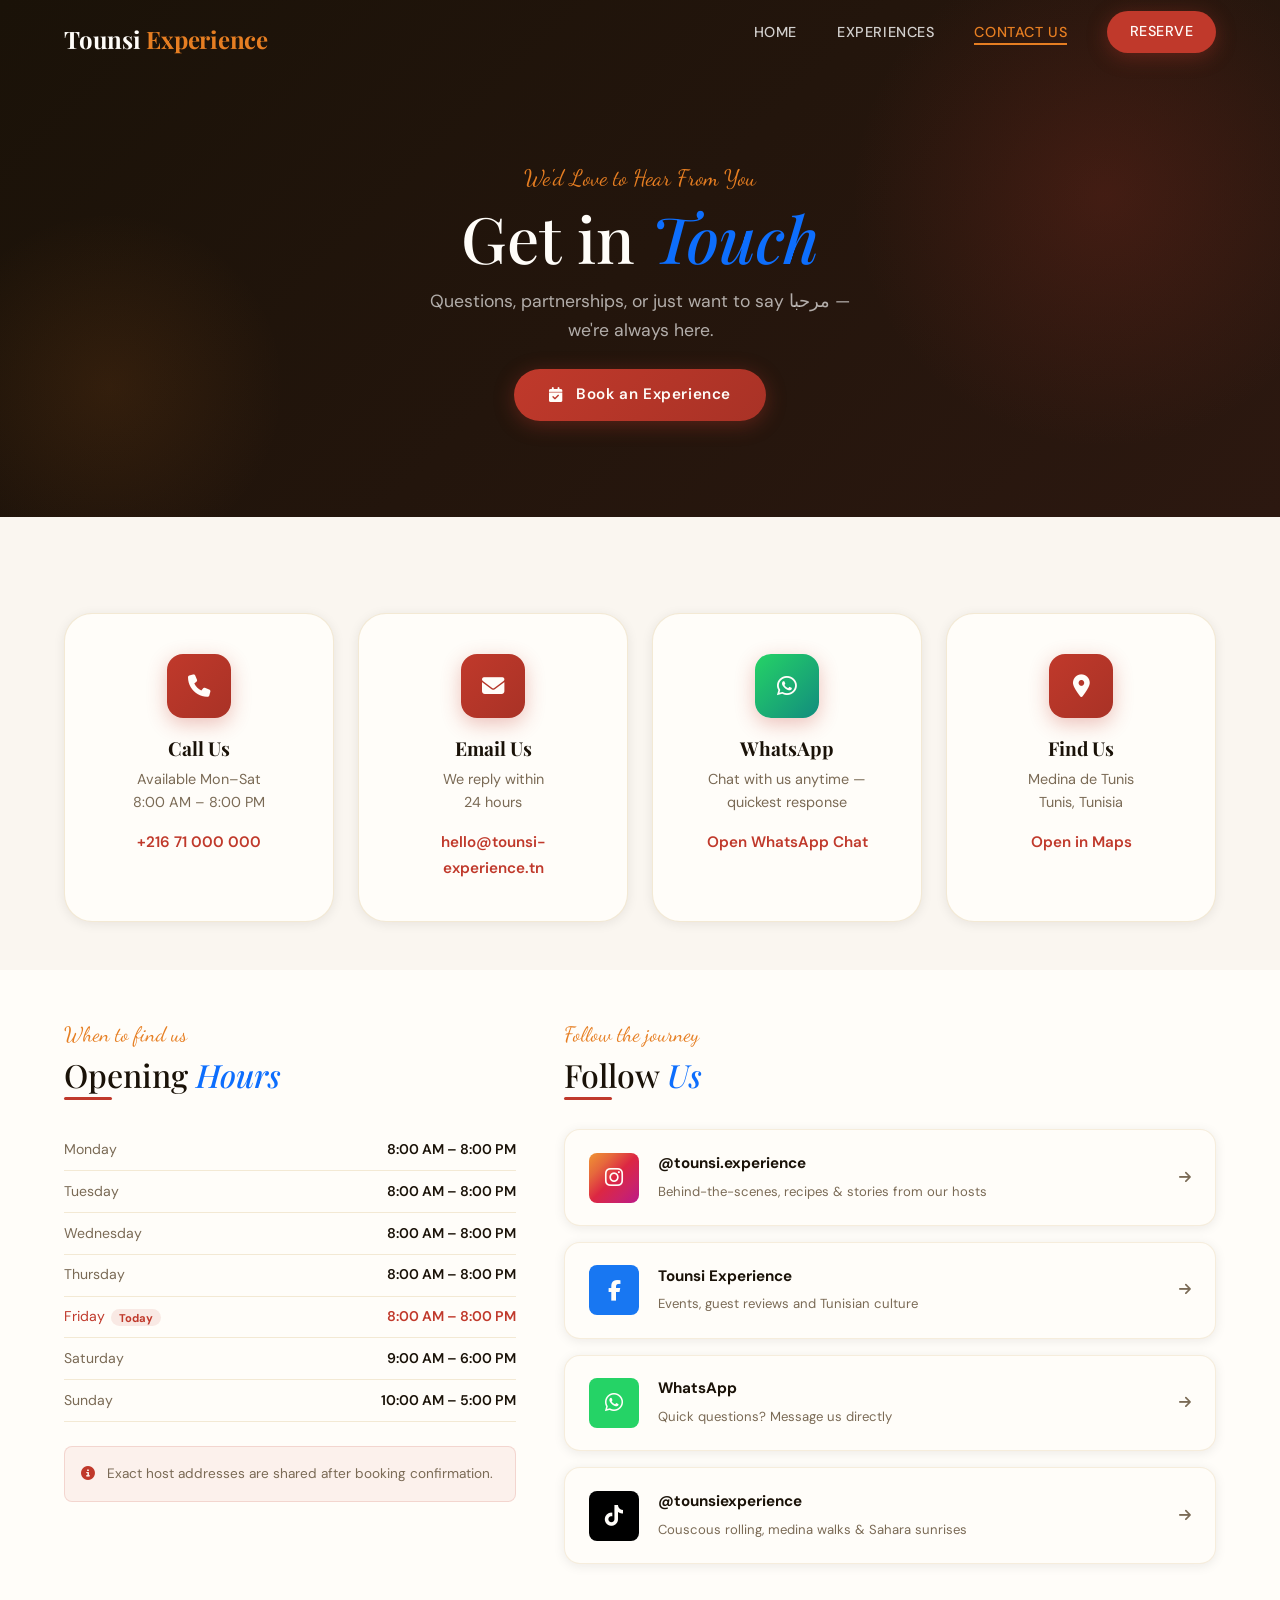
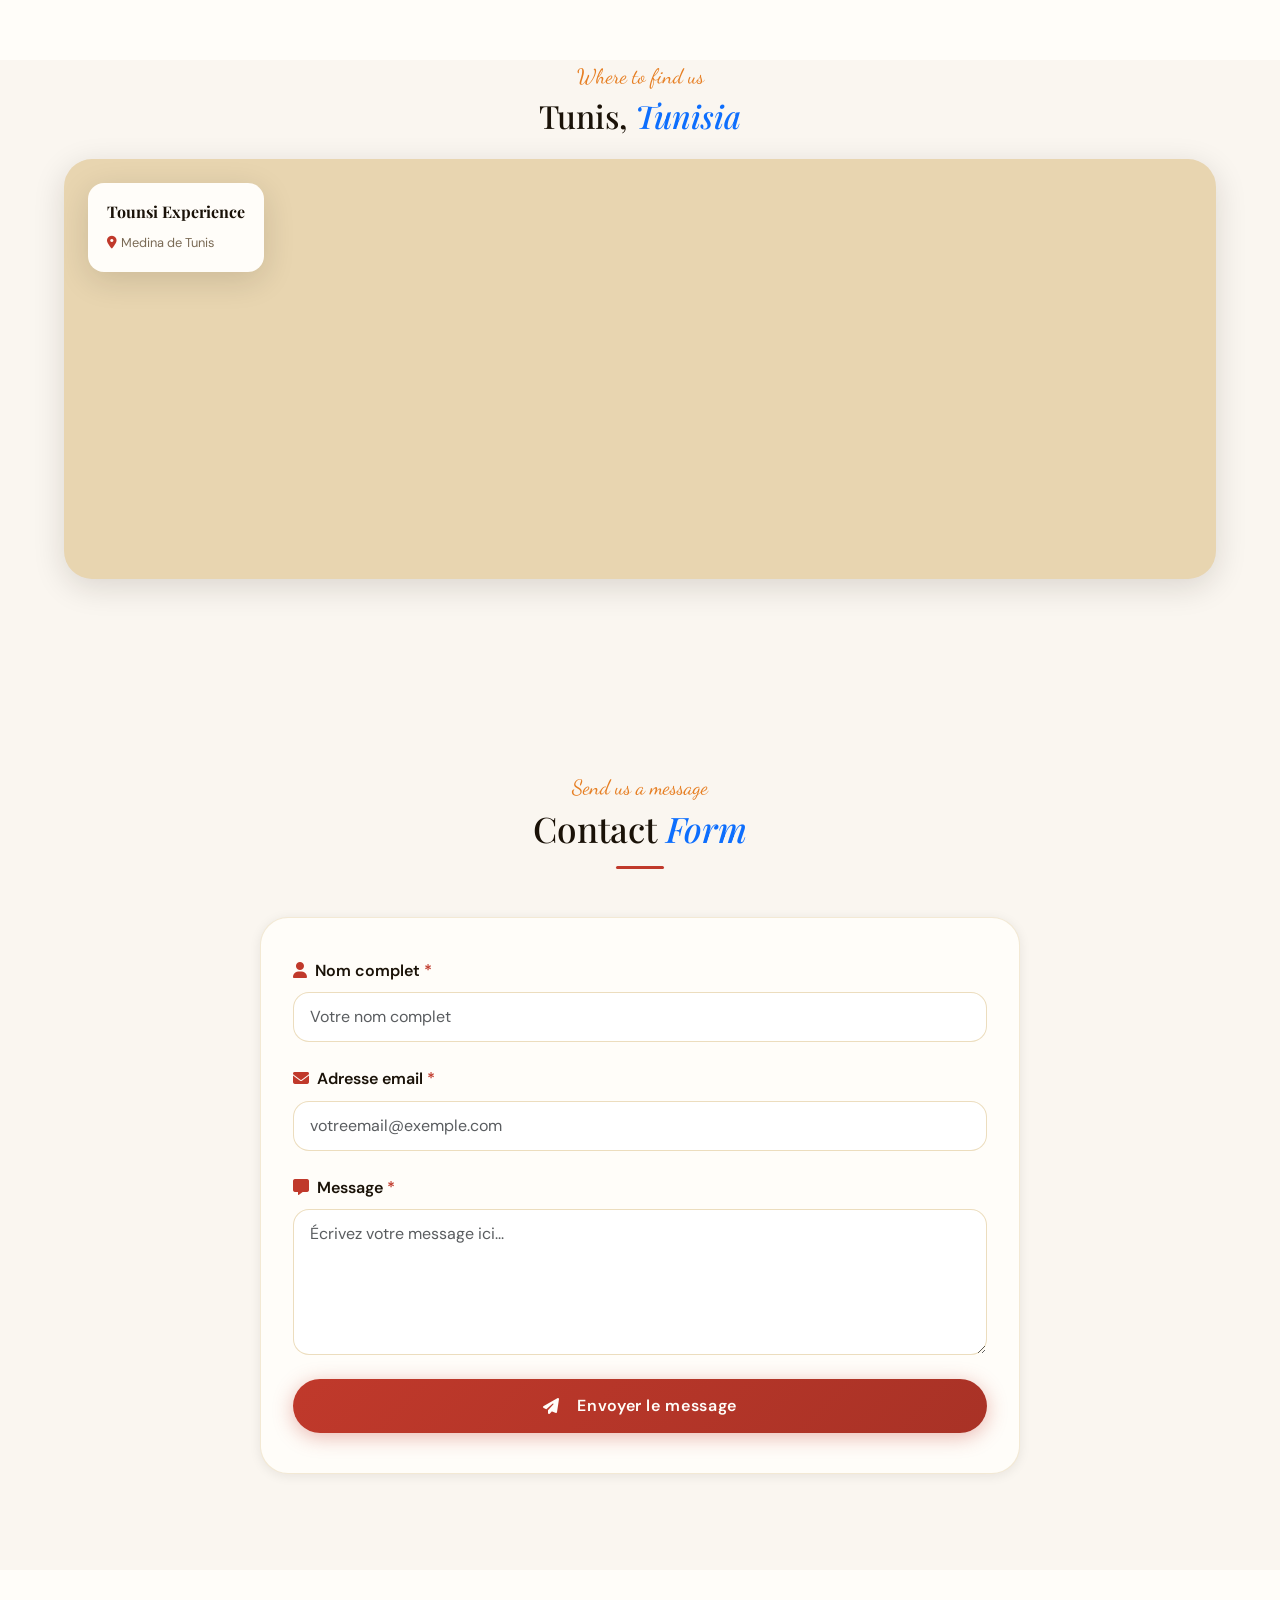
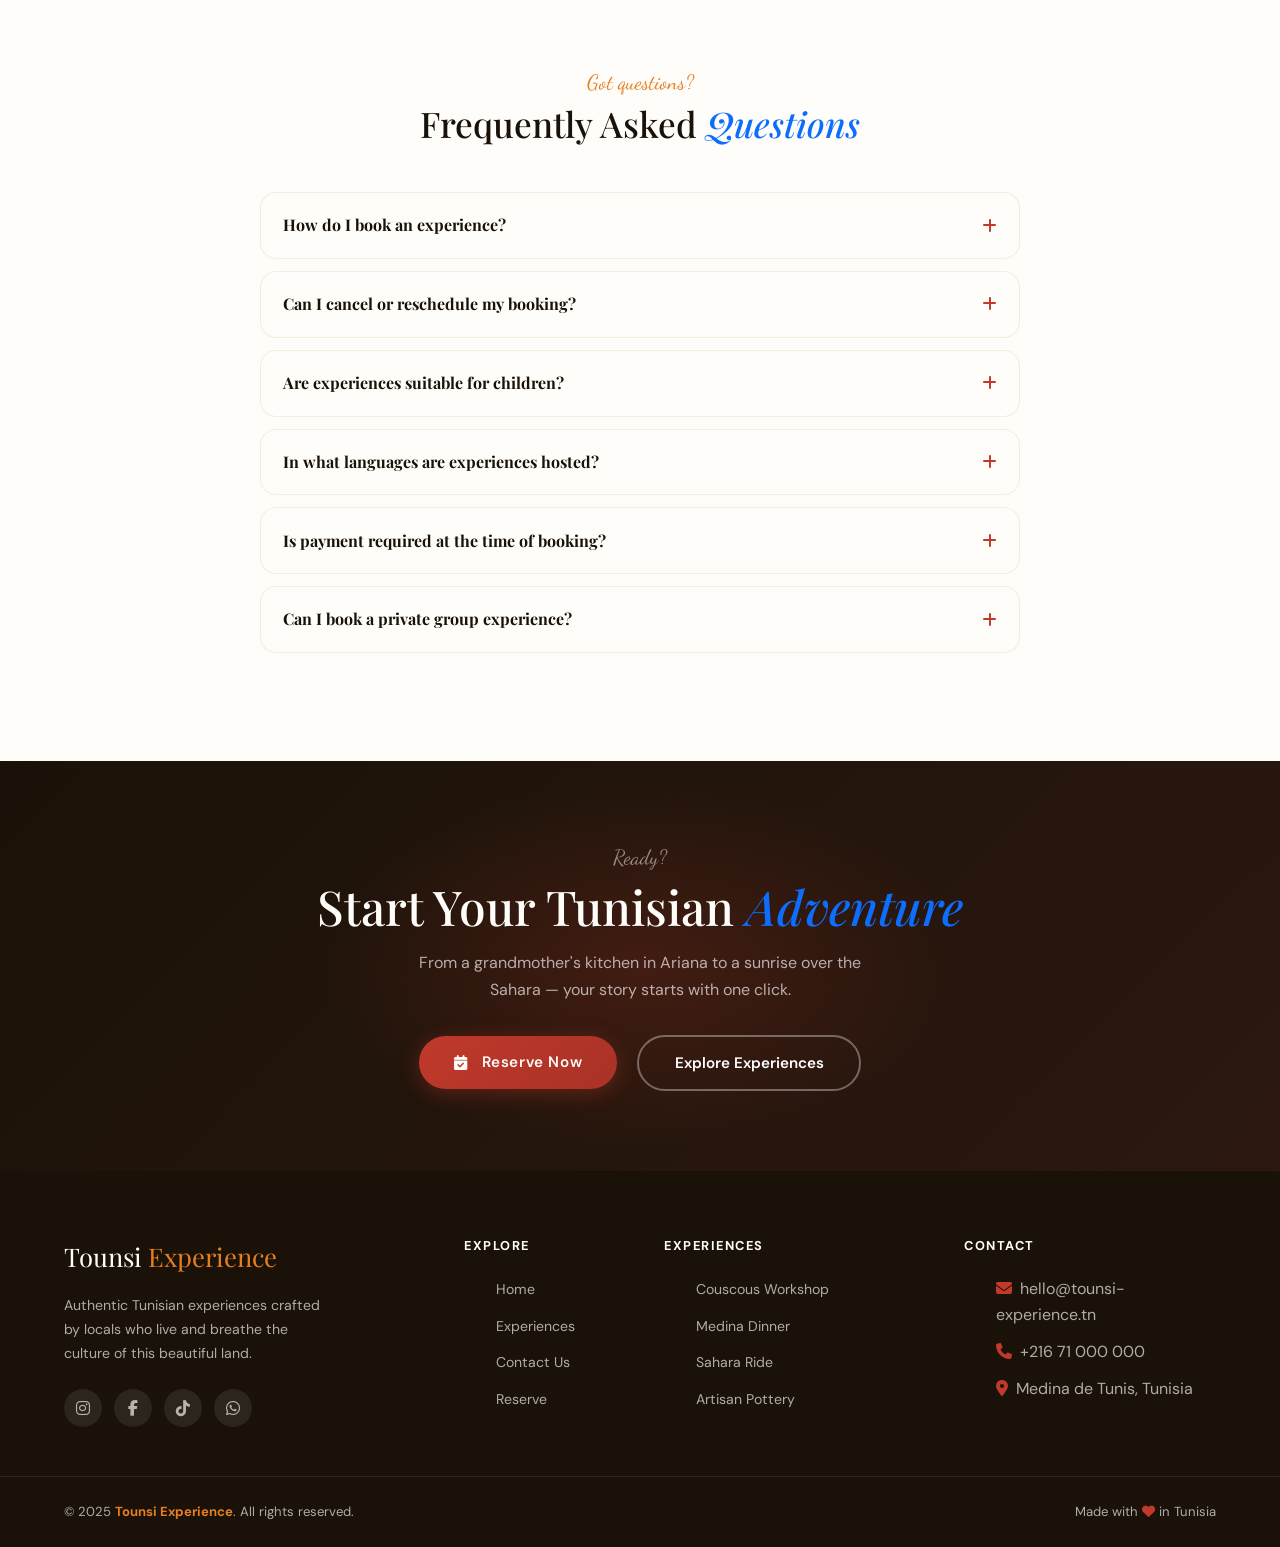
<file: contact.html>
<!DOCTYPE html>
<html lang="en">
<head>
  <meta charset="UTF-8" />
  <meta name="viewport" content="width=device-width, initial-scale=1.0" />
  <title>Contact Us — Tounsi Experience</title>
  <meta name="description" content="Get in touch with Tounsi Experience — questions, partnerships, or just to say hello." />

  <link rel="stylesheet" href="https://cdn.jsdelivr.net/npm/bootstrap@5.3.2/dist/css/bootstrap.min.css" />
  <link rel="stylesheet" href="https://cdnjs.cloudflare.com/ajax/libs/font-awesome/6.5.0/css/all.min.css" />
  <link rel="preconnect" href="https://fonts.googleapis.com" />
  <link rel="preconnect" href="https://fonts.gstatic.com" crossorigin />
  <link href="https://fonts.googleapis.com/css2?family=Playfair+Display:ital,wght@0,400;0,700;1,400&family=DM+Sans:wght@300;400;500;600&family=Dancing+Script:wght@600&display=swap" rel="stylesheet" />
  <link rel="stylesheet" href="style.css" />

  <style>
    .contact-hero {
      background: linear-gradient(135deg, var(--clr-dark) 0%, #2C1810 100%);
      padding: calc(var(--nav-h) + 5rem) 0 6rem;
      text-align: center;
      color: var(--clr-white);
      position: relative;
      overflow: hidden;
    }
    .contact-hero::before {
      content: '';
      position: absolute;
      top: -80px; right: -100px;
      width: 550px; height: 550px;
      background: radial-gradient(circle, rgba(192,57,43,.18), transparent 65%);
      border-radius: 50%;
      pointer-events: none;
    }
    .contact-hero::after {
      content: '';
      position: absolute;
      bottom: -60px; left: -80px;
      width: 380px; height: 380px;
      background: radial-gradient(circle, rgba(230,126,34,.1), transparent 65%);
      border-radius: 50%;
      pointer-events: none;
    }
    .contact-hero-content { position: relative; z-index: 1; }
    .contact-hero h1 { font-size: clamp(2.4rem, 5vw, 4rem); margin-bottom: .75rem; }
    .contact-hero p  { color: rgba(255,255,255,.65); font-size: 1.1rem; max-width: 460px; margin-inline: auto; }

    .contact-card {
      background: var(--clr-white);
      border-radius: var(--radius-lg);
      padding: 2.5rem 2rem;
      box-shadow: var(--shadow-sm);
      border: 1px solid rgba(232,213,176,.5);
      text-align: center;
      transition: var(--transition);
      height: 100%;
    }
    .contact-card:hover { box-shadow: var(--shadow-md); transform: translateY(-6px); }
    .contact-card-icon {
      width: 64px; height: 64px;
      background: linear-gradient(135deg, var(--clr-primary), #A93226);
      border-radius: var(--radius-md);
      display: flex; align-items: center; justify-content: center;
      font-size: 1.4rem;
      color: var(--clr-white);
      margin: 0 auto 1.2rem;
      box-shadow: 0 6px 20px rgba(192,57,43,.3);
    }
    .contact-card h5 { font-family: var(--font-display); font-size: 1.2rem; font-weight: 700; margin-bottom: .5rem; color: var(--clr-dark); }
    .contact-card p  { color: var(--clr-muted); font-size: .9rem; line-height: 1.6; margin-bottom: .9rem; }
    .contact-card a  { color: var(--clr-primary); font-weight: 600; font-size: .95rem; transition: color .25s; }
    .contact-card a:hover { color: #A93226; }

    .hours-row {
      display: flex;
      justify-content: space-between;
      padding: .55rem 0;
      border-bottom: 1px solid rgba(232,213,176,.5);
      font-size: .88rem;
    }
    .hours-row:last-child { border-bottom: none; }
    .hours-row .day  { color: var(--clr-muted); }
    .hours-row .time { font-weight: 600; color: var(--clr-dark); }
    .hours-row.today .day,
    .hours-row.today .time { color: var(--clr-primary); }
    .today-badge {
      font-size: .7rem;
      background: rgba(192,57,43,.1);
      color: var(--clr-primary);
      border-radius: var(--radius-pill);
      padding: .1rem .5rem;
      margin-left: .4rem;
      font-weight: 700;
    }

    .map-wrapper {
      border-radius: var(--radius-lg);
      overflow: hidden;
      box-shadow: var(--shadow-md);
      position: relative;
      height: 420px;
      background: #e8d5b0;
    }
    .map-wrapper iframe { width: 100%; height: 100%; border: none; filter: sepia(20%) contrast(95%); }
    .map-pin-card {
      position: absolute;
      top: 1.5rem; left: 1.5rem;
      background: var(--clr-white);
      border-radius: var(--radius-md);
      padding: 1rem 1.2rem;
      box-shadow: var(--shadow-md);
      z-index: 10;
      max-width: 220px;
    }
    .map-pin-card strong { font-family: var(--font-display); font-size: 1rem; display: block; margin-bottom: .25rem; }
    .map-pin-card span  { font-size: .8rem; color: var(--clr-muted); }

    .social-card {
      display: flex;
      align-items: center;
      gap: 1.2rem;
      background: var(--clr-white);
      border-radius: var(--radius-md);
      padding: 1.3rem 1.5rem;
      box-shadow: var(--shadow-sm);
      border: 1px solid rgba(232,213,176,.4);
      text-decoration: none;
      color: inherit;
      transition: var(--transition);
    }
    .social-card:hover { box-shadow: var(--shadow-md); transform: translateX(6px); color: inherit; }
    .social-icon {
      width: 50px; height: 50px; min-width: 50px;
      border-radius: var(--radius-sm);
      display: flex; align-items: center; justify-content: center;
      font-size: 1.3rem;
      color: var(--clr-white);
    }
    .social-icon.ig { background: linear-gradient(135deg,#f09433,#e6683c,#dc2743,#cc2366,#bc1888); }
    .social-icon.fb { background: #1877F2; }
    .social-icon.wa { background: #25D366; }
    .social-icon.tt { background: #000; }
    .social-card-text strong { display: block; font-weight: 700; font-size: .95rem; margin-bottom: .1rem; }
    .social-card-text span   { font-size: .82rem; color: var(--clr-muted); }
    .social-arrow { margin-left: auto; color: var(--clr-muted); font-size: .85rem; }

    .faq-item {
      background: var(--clr-white);
      border-radius: var(--radius-md);
      margin-bottom: .75rem;
      border: 1px solid rgba(232,213,176,.4);
      overflow: hidden;
    }
    .faq-question {
      width: 100%;
      background: none;
      border: none;
      text-align: left;
      padding: 1.2rem 1.4rem;
      font-family: var(--font-display);
      font-size: 1rem;
      font-weight: 700;
      color: var(--clr-dark);
      cursor: pointer;
      display: flex;
      justify-content: space-between;
      align-items: center;
      transition: color .25s;
    }
    .faq-question:hover { color: var(--clr-primary); }
    .faq-question i { transition: transform .35s ease; color: var(--clr-primary); }
    .faq-item.open .faq-question i { transform: rotate(45deg); }
    .faq-answer {
      max-height: 0;
      overflow: hidden;
      transition: max-height .4s ease, padding .4s ease;
      padding: 0 1.4rem;
      font-size: .9rem;
      color: var(--clr-muted);
      line-height: 1.7;
    }
    .faq-item.open .faq-answer { max-height: 300px; padding: 0 1.4rem 1.2rem; }

    .cta-section {
      background: linear-gradient(135deg, var(--clr-dark) 0%, #2C1810 100%);
      padding: 5rem 0;
      text-align: center;
      color: var(--clr-white);
      position: relative;
      overflow: hidden;
    }
    .cta-section::before {
      content: '';
      position: absolute;
      top: 50%; left: 50%;
      transform: translate(-50%, -50%);
      width: 700px; height: 400px;
      background: radial-gradient(ellipse, rgba(192,57,43,.2), transparent 65%);
      pointer-events: none;
    }
    .cta-section-content { position: relative; z-index: 1; }
    .cta-section h2 { font-size: clamp(2rem, 4vw, 3rem); margin-bottom: 1rem; }
    .cta-section p  { color: rgba(255,255,255,.65); max-width: 460px; margin: 0 auto 2rem; }
  </style>
</head>
<body>

<!-- PAGE LOADER -->
<div id="page-loader" aria-hidden="true">
  <p class="loader-logo">Tounsi <span>Experience</span></p>
  <div class="loader-bar"><div class="loader-fill"></div></div>
</div>

<!-- NAVBAR -->
<nav id="mainNav" class="transparent" aria-label="Main navigation">
  <div class="nav-inner">
    <a href="index.html" class="nav-logo">Tounsi <span>Experience</span></a>
    <ul class="nav-links" role="list">
      <li><a href="index.html">Home</a></li>
      <li><a href="experiences.html">Experiences</a></li>
      <li><a href="contact.html" class="active">Contact Us</a></li>
      <li><a href="reserver.html" class="nav-cta btn-primary-custom">Reserve</a></li>
    </ul>
    <button class="nav-toggle" id="navToggle" aria-label="Open menu" aria-expanded="false">
      <span></span><span></span><span></span>
    </button>
  </div>
</nav>
<nav class="nav-mobile" id="mobileMenu" aria-label="Mobile navigation">
  <a href="index.html">Home</a>
  <a href="experiences.html">Experiences</a>
  <a href="contact.html">Contact Us</a>
  <a href="reserver.html">Reserve</a>
</nav>

<!-- HERO -->
<section class="contact-hero">
  <div class="container-custom contact-hero-content">
    <span class="script-label reveal" style="font-size:1.4rem;">We'd Love to Hear From You</span>
    <h1 class="reveal">Get in <em class="text-primary fst-italic">Touch</em></h1>
    <p class="reveal reveal-delay-1">Questions, partnerships, or just want to say مرحبا — we're always here.</p>
    <div class="mt-4 reveal reveal-delay-2">
      <a href="reserver.html" class="btn-primary-custom">
        <i class="fa-solid fa-calendar-check me-1"></i> Book an Experience
      </a>
    </div>
  </div>
</section>

<!-- CONTACT CARDS -->
<section class="section-pad" style="background:var(--clr-bg);">
  <div class="container-custom">
    <div class="row g-4">
      <div class="col-sm-6 col-lg-3">
        <div class="contact-card reveal">
          <div class="contact-card-icon"><i class="fa-solid fa-phone"></i></div>
          <h5>Call Us</h5>
          <p>Available Mon–Sat<br>8:00 AM – 8:00 PM</p>
          <a href="tel:+21671000000">+216 71 000 000</a>
        </div>
      </div>
      <div class="col-sm-6 col-lg-3">
        <div class="contact-card reveal reveal-delay-1">
          <div class="contact-card-icon"><i class="fa-solid fa-envelope"></i></div>
          <h5>Email Us</h5>
          <p>We reply within<br>24 hours</p>
          <a href="mailto:hello@tounsi-experience.tn">hello@tounsi-experience.tn</a>
        </div>
      </div>
      <div class="col-sm-6 col-lg-3">
        <div class="contact-card reveal reveal-delay-2">
          <div class="contact-card-icon" style="background:linear-gradient(135deg,#25D366,#128C7E);"><i class="fa-brands fa-whatsapp"></i></div>
          <h5>WhatsApp</h5>
          <p>Chat with us anytime —<br>quickest response</p>
          <a href="https://wa.me/21671000000" target="_blank">Open WhatsApp Chat</a>
        </div>
      </div>
      <div class="col-sm-6 col-lg-3">
        <div class="contact-card reveal reveal-delay-3">
          <div class="contact-card-icon"><i class="fa-solid fa-location-dot"></i></div>
          <h5>Find Us</h5>
          <p>Medina de Tunis<br>Tunis, Tunisia</p>
          <a href="https://maps.google.com/?q=Medina+Tunis" target="_blank">Open in Maps</a>
        </div>
      </div>
    </div>
  </div>
</section>

<!-- HOURS + SOCIAL -->
<section class="section-pad" style="background:var(--clr-white); padding-top:0;">
  <div class="container-custom">
    <div class="row g-5 align-items-start">

      <!-- Hours -->
      <div class="col-lg-5 reveal">
        <span class="script-label">When to find us</span>
        <h2 style="font-size:2rem;" class="mb-1">Opening <em class="text-primary fst-italic">Hours</em></h2>
        <div style="width:48px;height:3px;background:var(--clr-primary);border-radius:2px;margin-bottom:1.8rem;"></div>
        <div class="hours-row" id="row-mon"><span class="day">Monday</span><span class="time">8:00 AM – 8:00 PM</span></div>
        <div class="hours-row" id="row-tue"><span class="day">Tuesday</span><span class="time">8:00 AM – 8:00 PM</span></div>
        <div class="hours-row" id="row-wed"><span class="day">Wednesday</span><span class="time">8:00 AM – 8:00 PM</span></div>
        <div class="hours-row" id="row-thu"><span class="day">Thursday</span><span class="time">8:00 AM – 8:00 PM</span></div>
        <div class="hours-row" id="row-fri"><span class="day">Friday</span><span class="time">8:00 AM – 8:00 PM</span></div>
        <div class="hours-row" id="row-sat"><span class="day">Saturday</span><span class="time">9:00 AM – 6:00 PM</span></div>
        <div class="hours-row" id="row-sun"><span class="day">Sunday</span><span class="time">10:00 AM – 5:00 PM</span></div>
        <div class="mt-4 p-3 rounded-3" style="background:rgba(192,57,43,.06);border:1px solid rgba(192,57,43,.15);">
          <p style="font-size:.85rem;color:var(--clr-muted);margin:0;">
            <i class="fa-solid fa-circle-info me-2" style="color:var(--clr-primary);"></i>
            Exact host addresses are shared after booking confirmation.
          </p>
        </div>
      </div>

      <!-- Social -->
      <div class="col-lg-7 reveal reveal-delay-1">
        <span class="script-label">Follow the journey</span>
        <h2 style="font-size:2rem;" class="mb-1">Follow <em class="text-primary fst-italic">Us</em></h2>
        <div style="width:48px;height:3px;background:var(--clr-primary);border-radius:2px;margin-bottom:1.8rem;"></div>
        <div class="d-flex flex-column gap-3">
          <a href="https://instagram.com" target="_blank" class="social-card">
            <div class="social-icon ig"><i class="fa-brands fa-instagram"></i></div>
            <div class="social-card-text">
              <strong>@tounsi.experience</strong>
              <span>Behind-the-scenes, recipes & stories from our hosts</span>
            </div>
            <i class="fa-solid fa-arrow-right social-arrow"></i>
          </a>
          <a href="https://facebook.com" target="_blank" class="social-card">
            <div class="social-icon fb"><i class="fa-brands fa-facebook-f"></i></div>
            <div class="social-card-text">
              <strong>Tounsi Experience</strong>
              <span>Events, guest reviews and Tunisian culture</span>
            </div>
            <i class="fa-solid fa-arrow-right social-arrow"></i>
          </a>
          <a href="https://wa.me/21671000000" target="_blank" class="social-card">
            <div class="social-icon wa"><i class="fa-brands fa-whatsapp"></i></div>
            <div class="social-card-text">
              <strong>WhatsApp</strong>
              <span>Quick questions? Message us directly</span>
            </div>
            <i class="fa-solid fa-arrow-right social-arrow"></i>
          </a>
          <a href="https://tiktok.com" target="_blank" class="social-card">
            <div class="social-icon tt"><i class="fa-brands fa-tiktok"></i></div>
            <div class="social-card-text">
              <strong>@tounsiexperience</strong>
              <span>Couscous rolling, medina walks & Sahara sunrises</span>
            </div>
            <i class="fa-solid fa-arrow-right social-arrow"></i>
          </a>
        </div>
      </div>

    </div>
  </div>
</section>

<!-- MAP -->
<section class="section-pad" style="background:var(--clr-bg); padding-top:0;">
  <div class="container-custom">
    <div class="text-center mb-4 reveal">
      <span class="script-label">Where to find us</span>
      <h2 style="font-size:2rem;">Tunis, <em class="text-primary fst-italic">Tunisia</em></h2>
    </div>
    <div class="map-wrapper reveal">
      <div class="map-pin-card">
        <strong>Tounsi Experience</strong>
        <span><i class="fa-solid fa-location-dot me-1" style="color:var(--clr-primary);"></i>Medina de Tunis</span>
      </div>
      <iframe
        src="https://www.openstreetmap.org/export/embed.html?bbox=10.1418%2C36.7992%2C10.2018%2C36.8392&layer=mapnik&marker=36.8192%2C10.1718"
        title="Tunis map" loading="lazy" allowfullscreen>
      </iframe>
    </div>
  </div>
</section>

<!-- CONTACT FORM -->
<section class="section-pad" id="contact-form-section" style="background:var(--clr-bg);">
  <div class="container-custom">
    <div class="row justify-content-center">
      <div class="col-lg-8">
        <div class="text-center mb-5 reveal">
          <span class="script-label">Send us a message</span>
          <h2 style="font-size:2.2rem;">Contact <em class="text-primary fst-italic">Form</em></h2>
          <div style="width:48px;height:3px;background:var(--clr-primary);border-radius:2px;margin:1rem auto 0;"></div>
        </div>

        <!-- Success / Error banners -->
        <div id="form-success" class="alert alert-success d-none" role="alert" style="border-radius:var(--radius-md);font-weight:600;">
          <i class="fa-solid fa-circle-check me-2"></i> Votre message a bien été envoyé !
        </div>
        <div id="form-error-banner" class="alert alert-danger d-none" role="alert" style="border-radius:var(--radius-md);">
          <i class="fa-solid fa-circle-exclamation me-2"></i> Veuillez corriger les erreurs ci-dessous avant d'envoyer.
        </div>

        <div class="reveal" style="background:var(--clr-white);border-radius:var(--radius-lg);padding:2.5rem 2rem;box-shadow:var(--shadow-sm);border:1px solid rgba(232,213,176,.5);">
          <form id="contactForm" action="traitement.php" method="POST" novalidate>

            <!-- Nom -->
            <div class="mb-4">
              <label for="contactNom" class="form-label fw-semibold" style="color:var(--clr-dark);">
                <i class="fa-solid fa-user me-2" style="color:var(--clr-primary);"></i>Nom complet <span style="color:var(--clr-primary);">*</span>
              </label>
              <input
                type="text"
                id="contactNom"
                name="nom"
                class="form-control"
                placeholder="Votre nom complet"
                autocomplete="name"
                style="border-radius:var(--radius-md);padding:.75rem 1rem;border:1.5px solid rgba(232,213,176,.8);"
              />
              <div id="contactNomError" class="error-msg mt-1" style="color:#c0392b;font-size:.85rem;display:none;"></div>
            </div>

            <!-- Email -->
            <div class="mb-4">
              <label for="contactEmail" class="form-label fw-semibold" style="color:var(--clr-dark);">
                <i class="fa-solid fa-envelope me-2" style="color:var(--clr-primary);"></i>Adresse email <span style="color:var(--clr-primary);">*</span>
              </label>
              <input
                type="email"
                id="contactEmail"
                name="email"
                class="form-control"
                placeholder="votreemail@exemple.com"
                autocomplete="email"
                style="border-radius:var(--radius-md);padding:.75rem 1rem;border:1.5px solid rgba(232,213,176,.8);"
              />
              <div id="contactEmailError" class="error-msg mt-1" style="color:#c0392b;font-size:.85rem;display:none;"></div>
            </div>

            <!-- Message -->
            <div class="mb-4">
              <label for="contactMessage" class="form-label fw-semibold" style="color:var(--clr-dark);">
                <i class="fa-solid fa-message me-2" style="color:var(--clr-primary);"></i>Message <span style="color:var(--clr-primary);">*</span>
              </label>
              <textarea
                id="contactMessage"
                name="message"
                class="form-control"
                rows="5"
                placeholder="Écrivez votre message ici..."
                style="border-radius:var(--radius-md);padding:.75rem 1rem;border:1.5px solid rgba(232,213,176,.8);resize:vertical;"
              ></textarea>
              <div id="contactMessageError" class="error-msg mt-1" style="color:#c0392b;font-size:.85rem;display:none;"></div>
            </div>

            <button type="submit" class="btn-primary-custom w-100" id="contactSubmitBtn" style="justify-content:center;font-size:1rem;padding:.85rem 1.5rem;">
              <i class="fa-solid fa-paper-plane me-2"></i> Envoyer le message
            </button>

          </form>
        </div>
      </div>
    </div>
  </div>
</section>

<!-- FAQ -->
<section class="section-pad" style="background:var(--clr-white);">
  <div class="container-custom">
    <div class="row justify-content-center">
      <div class="col-lg-8">
        <div class="text-center mb-5 reveal">
          <span class="script-label">Got questions?</span>
          <h2 style="font-size:2.2rem;">Frequently Asked <em class="text-primary fst-italic">Questions</em></h2>
        </div>

        <div class="faq-item reveal">
          <button class="faq-question">How do I book an experience? <i class="fa-solid fa-plus"></i></button>
          <div class="faq-answer">Visit our <a href="reserver.html" style="color:var(--clr-primary);font-weight:600;">Reserve page</a>, pick your experience, choose a date, fill in your details and submit. Your host will confirm within 24 hours.</div>
        </div>
        <div class="faq-item reveal reveal-delay-1">
          <button class="faq-question">Can I cancel or reschedule my booking? <i class="fa-solid fa-plus"></i></button>
          <div class="faq-answer">Yes — free cancellation or rescheduling is available up to 48 hours before your experience. Contact us by email or WhatsApp and we'll take care of it.</div>
        </div>
        <div class="faq-item reveal reveal-delay-2">
          <button class="faq-question">Are experiences suitable for children? <i class="fa-solid fa-plus"></i></button>
          <div class="faq-answer">Most experiences welcome families with children aged 8 and above. Some activities like the Sahara ride are recommended for ages 12+. Each experience page lists any age recommendations.</div>
        </div>
        <div class="faq-item reveal reveal-delay-3">
          <button class="faq-question">In what languages are experiences hosted? <i class="fa-solid fa-plus"></i></button>
          <div class="faq-answer">All experiences are hosted in Tunisian Arabic, with translation available in French and English. You can specify your preference when booking.</div>
        </div>
        <div class="faq-item reveal">
          <button class="faq-question">Is payment required at the time of booking? <i class="fa-solid fa-plus"></i></button>
          <div class="faq-answer">No online payment is required. Payment is settled directly with your host on the day, in cash (TND) or by local bank transfer.</div>
        </div>
        <div class="faq-item reveal reveal-delay-1">
          <button class="faq-question">Can I book a private group experience? <i class="fa-solid fa-plus"></i></button>
          <div class="faq-answer">Absolutely. Private sessions can be arranged for groups of any size. Contact us via email or WhatsApp and we'll build a custom itinerary for you.</div>
        </div>
      </div>
    </div>
  </div>
</section>

<!-- CTA -->
<section class="cta-section">
  <div class="container-custom cta-section-content reveal">
    <span class="script-label" style="color:rgba(255,255,255,.5);">Ready?</span>
    <h2>Start Your Tunisian <em class="text-primary fst-italic">Adventure</em></h2>
    <p>From a grandmother's kitchen in Ariana to a sunrise over the Sahara — your story starts with one click.</p>
    <a href="reserver.html" class="btn-primary-custom me-3">
      <i class="fa-solid fa-calendar-check me-1"></i> Reserve Now
    </a>
    <a href="experiences.html" class="btn-outline-custom" style="color:#fff;border-color:rgba(255,255,255,.35);">
      Explore Experiences
    </a>
  </div>
</section>

<!-- FOOTER -->
<footer>
  <div class="footer-top">
    <div class="container-custom">
      <div class="row g-5">
        <div class="col-lg-4">
          <a href="index.html" class="footer-logo">Tounsi <span>Experience</span></a>
          <p class="footer-desc">Authentic Tunisian experiences crafted by locals who live and breathe the culture of this beautiful land.</p>
          <div class="footer-social">
            <a href="#" aria-label="Instagram"><i class="fab fa-instagram"></i></a>
            <a href="#" aria-label="Facebook"><i class="fab fa-facebook-f"></i></a>
            <a href="#" aria-label="TikTok"><i class="fab fa-tiktok"></i></a>
            <a href="#" aria-label="WhatsApp"><i class="fab fa-whatsapp"></i></a>
          </div>
        </div>
        <div class="col-6 col-lg-2">
          <p class="footer-heading">Explore</p>
          <ul class="footer-links">
            <li><a href="index.html">Home</a></li>
            <li><a href="experiences.html">Experiences</a></li>
            <li><a href="contact.html">Contact Us</a></li>
            <li><a href="reserver.html">Reserve</a></li>
          </ul>
        </div>
        <div class="col-6 col-lg-3">
          <p class="footer-heading">Experiences</p>
          <ul class="footer-links">
            <li><a href="details-couscous.html">Couscous Workshop</a></li>
            <li><a href="details-diner.html">Medina Dinner</a></li>
            <li><a href="experiences.html">Sahara Ride</a></li>
            <li><a href="experiences.html">Artisan Pottery</a></li>
          </ul>
        </div>
        <div class="col-lg-3">
          <p class="footer-heading">Contact</p>
          <ul class="footer-links">
            <li><i class="fa-solid fa-envelope me-2" style="color:var(--clr-primary);"></i>hello@tounsi-experience.tn</li>
            <li><i class="fa-solid fa-phone me-2" style="color:var(--clr-primary);"></i>+216 71 000 000</li>
            <li><i class="fa-solid fa-location-dot me-2" style="color:var(--clr-primary);"></i>Medina de Tunis, Tunisia</li>
          </ul>
        </div>
      </div>
    </div>
  </div>
  <div class="container-custom">
    <div class="footer-bottom">
      <span>© 2025 <strong style="color:var(--clr-secondary);">Tounsi Experience</strong>. All rights reserved.</span>
      <span>Made with <i class="fa-solid fa-heart" style="color:var(--clr-primary);"></i> in Tunisia</span>
    </div>
  </div>
</footer>

<script src="https://cdn.jsdelivr.net/npm/bootstrap@5.3.2/dist/js/bootstrap.bundle.min.js"></script>
<script src="script.js"></script>
<script>
  /* Highlight today's hours */
  (function () {
    const days = ['sun','mon','tue','wed','thu','fri','sat'];
    const today = days[new Date().getDay()];
    const row = document.getElementById('row-' + today);
    if (row) {
      row.classList.add('today');
      const badge = document.createElement('span');
      badge.className = 'today-badge';
      badge.textContent = 'Today';
      row.querySelector('.day').appendChild(badge);
    }
  })();

  /* FAQ accordion */
  document.querySelectorAll('.faq-question').forEach(btn => {
    btn.addEventListener('click', () => {
      const item = btn.closest('.faq-item');
      const isOpen = item.classList.contains('open');
      document.querySelectorAll('.faq-item').forEach(i => i.classList.remove('open'));
      if (!isOpen) item.classList.add('open');
    });
  });
</script>

</body>
</html>
</file>
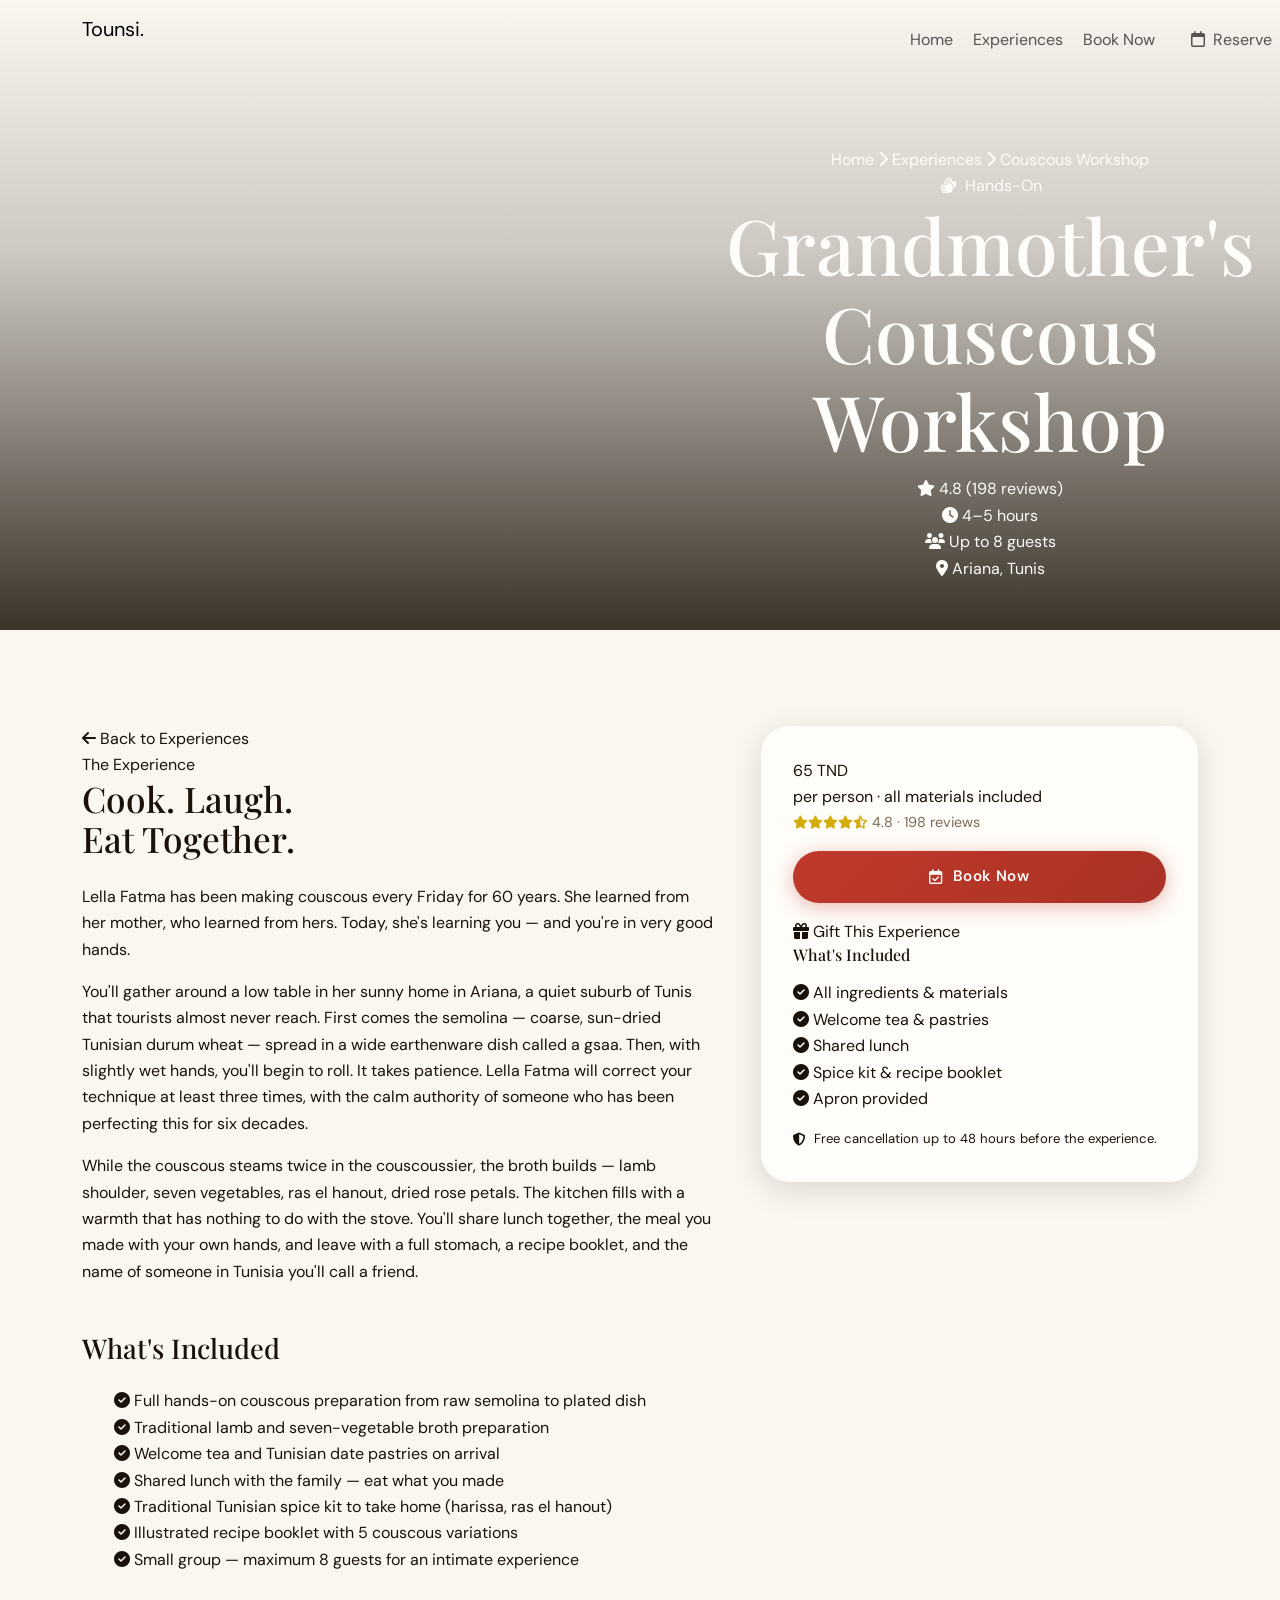
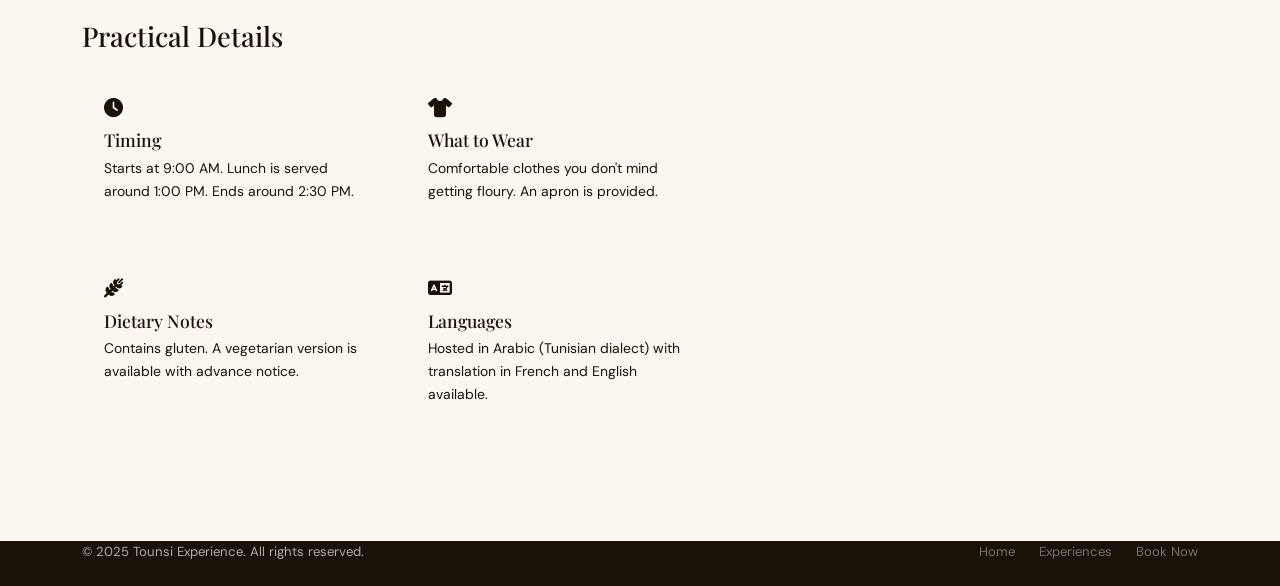
<file: details-couscous.html>
<!DOCTYPE html>
<html lang="en">
<head>
  <meta charset="UTF-8" />
  <meta name="viewport" content="width=device-width, initial-scale=1.0" />
  <title>Grandmother's Couscous Workshop — Tounsi Experience</title>

  <link href="https://cdn.jsdelivr.net/npm/bootstrap@5.3.3/dist/css/bootstrap.min.css" rel="stylesheet" />
  <link rel="stylesheet" href="https://cdnjs.cloudflare.com/ajax/libs/font-awesome/6.5.0/css/all.min.css" />
  <link href="https://fonts.googleapis.com/css2?family=Cormorant+Garamond:ital,wght@0,300;0,400;0,600;0,700;1,300;1,400&family=DM+Sans:wght@300;400;500;600&family=Playfair+Display:ital,wght@0,700;1,500&display=swap" rel="stylesheet" />
  <link rel="stylesheet" href="style.css" />
</head>
<body>

  <!-- NAVBAR -->
  <nav class="navbar navbar-expand-lg fixed-top scrolled">
    <div class="container">
      <a class="navbar-brand" href="index.html">Tounsi<span>.</span></a>
      <button class="navbar-toggler" type="button" data-bs-toggle="collapse" data-bs-target="#mainNav">
        <span class="navbar-toggler-icon"></span>
      </button>
      <div class="collapse navbar-collapse justify-content-end" id="mainNav">
        <ul class="navbar-nav align-items-lg-center gap-lg-1 py-3 py-lg-0">
          <li class="nav-item"><a class="nav-link" href="index.html">Home</a></li>
          <li class="nav-item"><a class="nav-link" href="experiences.html">Experiences</a></li>
          <li class="nav-item"><a class="nav-link" href="contact.html">Book Now</a></li>
          <li class="nav-item ms-lg-3">
            <a class="nav-link btn-book-nav" href="contact.html">
              <i class="fa-regular fa-calendar me-1"></i> Reserve
            </a>
          </li>
        </ul>
      </div>
    </div>
  </nav>

  <main>

    <!-- DETAIL HERO -->
    <section class="detail-hero">
      <div class="detail-hero-bg" style="background-image: url('prep_couscous.png'); background-position: center top;"></div>
      <div class="detail-hero-overlay"></div>
      <div class="container">
        <div class="detail-hero-content reveal">
          <nav aria-label="breadcrumb">
            <div class="custom-breadcrumb">
              <a href="index.html">Home</a>
              <i class="fa-solid fa-chevron-right"></i>
              <a href="experiences.html">Experiences</a>
              <i class="fa-solid fa-chevron-right"></i>
              <span>Couscous Workshop</span>
            </div>
          </nav>
          <span class="detail-hero-badge"><i class="fa-solid fa-hands me-1"></i> Hands-On</span>
          <h1 class="detail-hero-title">Grandmother's<br>Couscous Workshop</h1>
          <div class="detail-hero-meta">
            <div class="detail-meta-item"><i class="fa-solid fa-star"></i> 4.8 (198 reviews)</div>
            <div class="detail-meta-item"><i class="fa-solid fa-clock"></i> 4–5 hours</div>
            <div class="detail-meta-item"><i class="fa-solid fa-users"></i> Up to 8 guests</div>
            <div class="detail-meta-item"><i class="fa-solid fa-location-dot"></i> Ariana, Tunis</div>
          </div>
        </div>
      </div>
    </section>

    <!-- DETAIL CONTENT -->
    <section class="section-pad detail-section">
      <div class="container">
        <div class="row g-5">

          <!-- Main Content -->
          <div class="col-lg-7">
            <a href="experiences.html" class="back-link">
              <i class="fa-solid fa-arrow-left"></i> Back to Experiences
            </a>

            <div class="reveal">
              <span class="section-eyebrow">The Experience</span>
              <h2 class="section-title" style="font-size: 2.2rem;">Cook. Laugh.<br>Eat Together.</h2>
              <div class="divider-line"></div>
              <div class="detail-body mt-4">
                <p>Lella Fatma has been making couscous every Friday for 60 years. She learned from her mother, who learned from hers. Today, she's learning you — and you're in very good hands.</p>
                <p>You'll gather around a low table in her sunny home in Ariana, a quiet suburb of Tunis that tourists almost never reach. First comes the semolina — coarse, sun-dried Tunisian durum wheat — spread in a wide earthenware dish called a gsaa. Then, with slightly wet hands, you'll begin to roll. It takes patience. Lella Fatma will correct your technique at least three times, with the calm authority of someone who has been perfecting this for six decades.</p>
                <p>While the couscous steams twice in the couscoussier, the broth builds — lamb shoulder, seven vegetables, ras el hanout, dried rose petals. The kitchen fills with a warmth that has nothing to do with the stove. You'll share lunch together, the meal you made with your own hands, and leave with a full stomach, a recipe booklet, and the name of someone in Tunisia you'll call a friend.</p>
              </div>
            </div>

            <!-- Features -->
            <div class="mt-5 reveal">
              <h3 class="section-title" style="font-size: 1.7rem; margin-bottom: 1.5rem;">What's Included</h3>
              <ul class="feature-list">
                <li><i class="fa-solid fa-check-circle"></i> <span>Full hands-on couscous preparation from raw semolina to plated dish</span></li>
                <li><i class="fa-solid fa-check-circle"></i> <span>Traditional lamb and seven-vegetable broth preparation</span></li>
                <li><i class="fa-solid fa-check-circle"></i> <span>Welcome tea and Tunisian date pastries on arrival</span></li>
                <li><i class="fa-solid fa-check-circle"></i> <span>Shared lunch with the family — eat what you made</span></li>
                <li><i class="fa-solid fa-check-circle"></i> <span>Traditional Tunisian spice kit to take home (harissa, ras el hanout)</span></li>
                <li><i class="fa-solid fa-check-circle"></i> <span>Illustrated recipe booklet with 5 couscous variations</span></li>
                <li><i class="fa-solid fa-check-circle"></i> <span>Small group — maximum 8 guests for an intimate experience</span></li>
              </ul>
            </div>

            <!-- Info Cards -->
            <div class="mt-5 reveal">
              <h3 class="section-title" style="font-size: 1.7rem; margin-bottom: 1.5rem;">Practical Details</h3>
              <div class="row g-3">
                <div class="col-sm-6">
                  <div class="why-card" style="text-align:left; padding:1.4rem;">
                    <i class="fa-solid fa-clock" style="color:var(--color-terracotta); font-size:1.2rem; margin-bottom:0.7rem; display:block;"></i>
                    <h5 style="font-family:var(--font-display); font-size:1.1rem; margin-bottom:0.4rem;">Timing</h5>
                    <p style="font-size:0.87rem;">Starts at 9:00 AM. Lunch is served around 1:00 PM. Ends around 2:30 PM.</p>
                  </div>
                </div>
                <div class="col-sm-6">
                  <div class="why-card" style="text-align:left; padding:1.4rem;">
                    <i class="fa-solid fa-shirt" style="color:var(--color-terracotta); font-size:1.2rem; margin-bottom:0.7rem; display:block;"></i>
                    <h5 style="font-family:var(--font-display); font-size:1.1rem; margin-bottom:0.4rem;">What to Wear</h5>
                    <p style="font-size:0.87rem;">Comfortable clothes you don't mind getting floury. An apron is provided.</p>
                  </div>
                </div>
                <div class="col-sm-6">
                  <div class="why-card" style="text-align:left; padding:1.4rem;">
                    <i class="fa-solid fa-wheat-awn" style="color:var(--color-terracotta); font-size:1.2rem; margin-bottom:0.7rem; display:block;"></i>
                    <h5 style="font-family:var(--font-display); font-size:1.1rem; margin-bottom:0.4rem;">Dietary Notes</h5>
                    <p style="font-size:0.87rem;">Contains gluten. A vegetarian version is available with advance notice.</p>
                  </div>
                </div>
                <div class="col-sm-6">
                  <div class="why-card" style="text-align:left; padding:1.4rem;">
                    <i class="fa-solid fa-language" style="color:var(--color-terracotta); font-size:1.2rem; margin-bottom:0.7rem; display:block;"></i>
                    <h5 style="font-family:var(--font-display); font-size:1.1rem; margin-bottom:0.4rem;">Languages</h5>
                    <p style="font-size:0.87rem;">Hosted in Arabic (Tunisian dialect) with translation in French and English available.</p>
                  </div>
                </div>
              </div>
            </div>
          </div>

          <!-- Booking Sidebar -->
          <div class="col-lg-5">
            <div class="booking-card reveal reveal-delay-2">
              <div class="booking-price">65 TND</div>
              <div class="booking-price-note">per person · all materials included</div>

              <div class="exp-card-rating mb-3">
                <i class="fa-solid fa-star"></i><i class="fa-solid fa-star"></i><i class="fa-solid fa-star"></i><i class="fa-solid fa-star"></i><i class="fa-solid fa-star-half-stroke"></i>
                <span style="font-size:0.9rem;">4.8 · 198 reviews</span>
              </div>

              <a href="reserver.html" class="btn-primary-custom w-100 justify-content-center mb-3">
                <i class="fa-regular fa-calendar-check"></i> Book Now
              </a>
              <a href="reserver.html" class="btn-dark-custom w-100 justify-content-center">
                <i class="fa-solid fa-gift"></i> Gift This Experience
              </a>

              <div class="booking-divider"></div>

              <h6 style="font-family:var(--font-display); font-size:1rem; margin-bottom:1rem;">What's Included</h6>
              <ul class="booking-includes list-unstyled">
                <li><i class="fa-solid fa-circle-check"></i> All ingredients & materials</li>
                <li><i class="fa-solid fa-circle-check"></i> Welcome tea & pastries</li>
                <li><i class="fa-solid fa-circle-check"></i> Shared lunch</li>
                <li><i class="fa-solid fa-circle-check"></i> Spice kit & recipe booklet</li>
                <li><i class="fa-solid fa-circle-check"></i> Apron provided</li>
              </ul>

              <div class="booking-divider"></div>

              <div style="font-size:0.82rem; color:var(--color-stone); display:flex; align-items:center; gap:0.5rem;">
                <i class="fa-solid fa-shield-halved" style="color:var(--color-success);"></i>
                Free cancellation up to 48 hours before the experience.
              </div>
            </div>
          </div>

        </div>
      </div>
    </section>

  </main>

  <!-- FOOTER -->
  <footer class="site-footer">
    <div class="container">
      <div class="footer-bottom" style="padding-top:0; border:none;">
        <div class="footer-copy">© 2025 <span>Tounsi Experience</span>. All rights reserved.</div>
        <div style="display:flex; gap:1.5rem;">
          <a href="index.html" style="font-size:0.82rem; color:rgba(255,255,255,0.4);">Home</a>
          <a href="experiences.html" style="font-size:0.82rem; color:rgba(255,255,255,0.4);">Experiences</a>
          <a href="reserver.html" style="font-size:0.82rem; color:rgba(255,255,255,0.4);">Book Now</a>
        </div>
      </div>
    </div>
  </footer>

  <script src="https://cdn.jsdelivr.net/npm/bootstrap@5.3.3/dist/js/bootstrap.bundle.min.js"></script>
  <script src="script.js"></script>
</body>
</html>
</file>
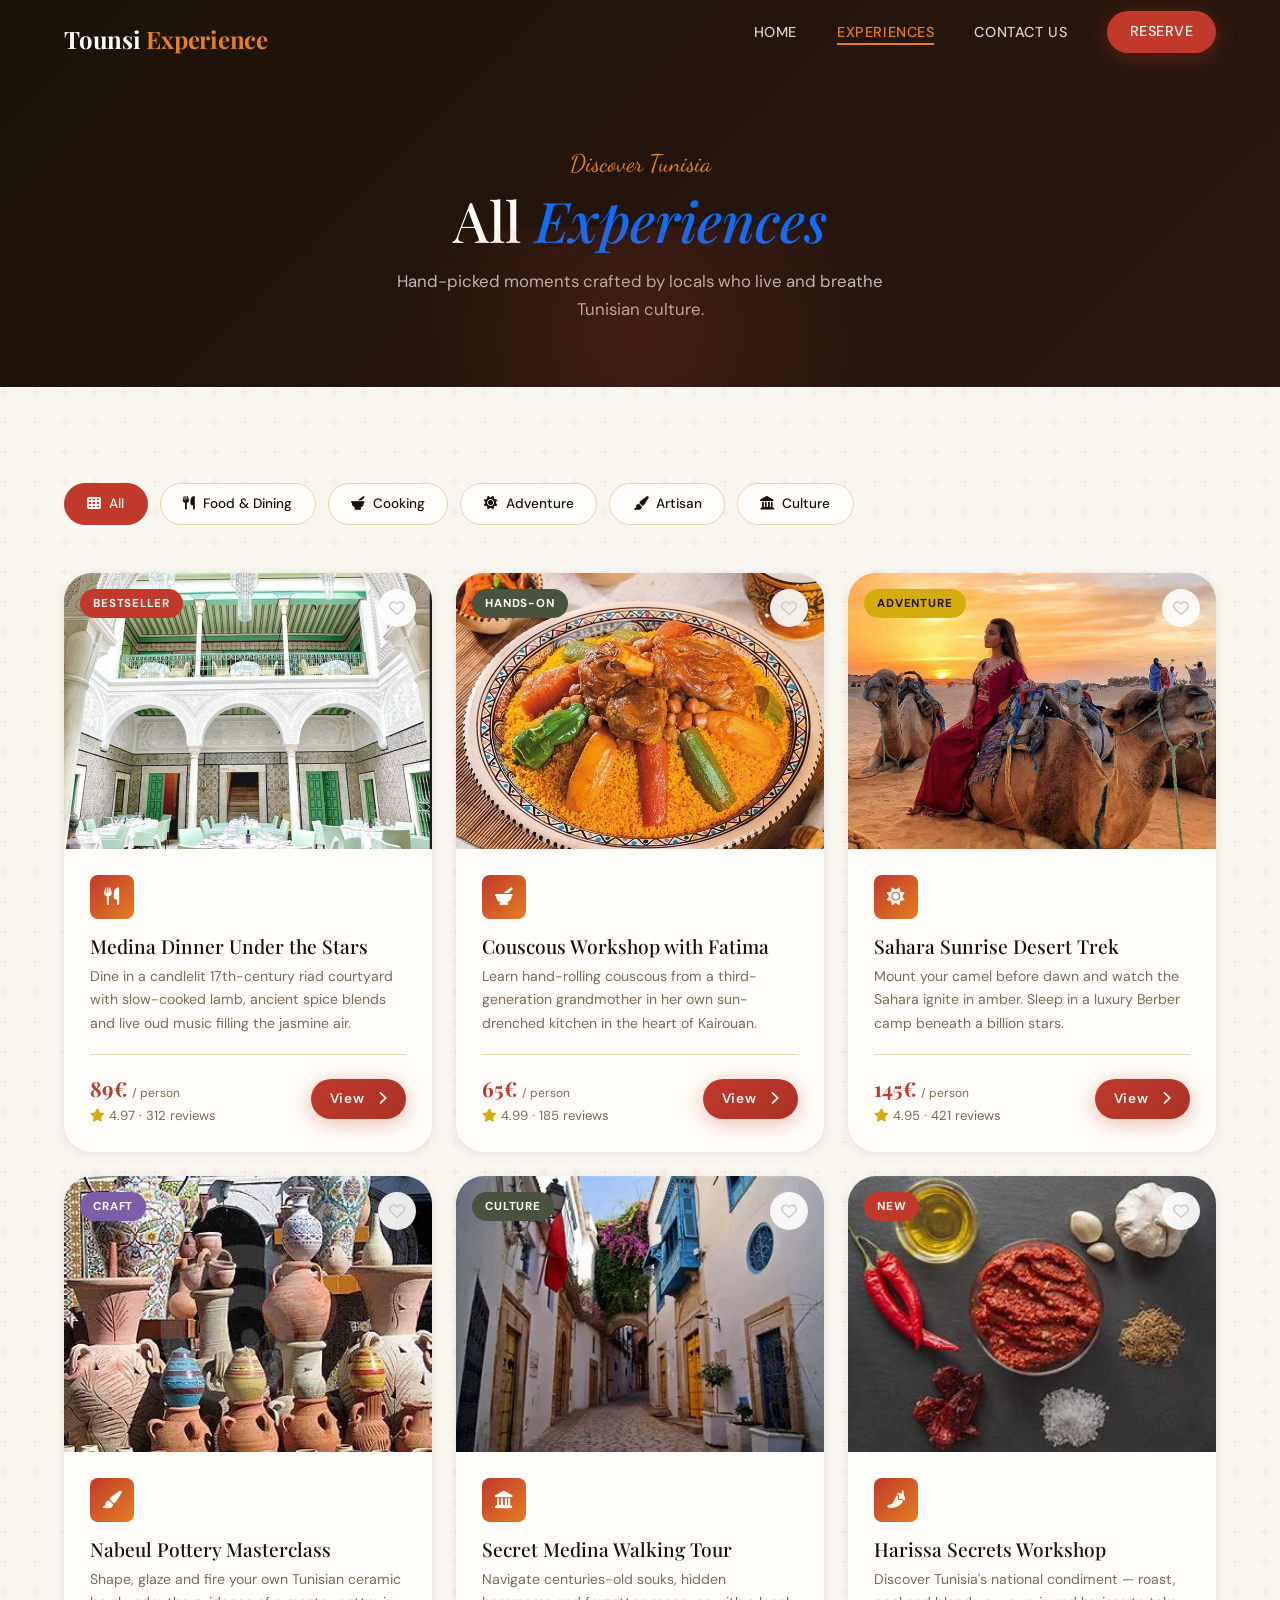
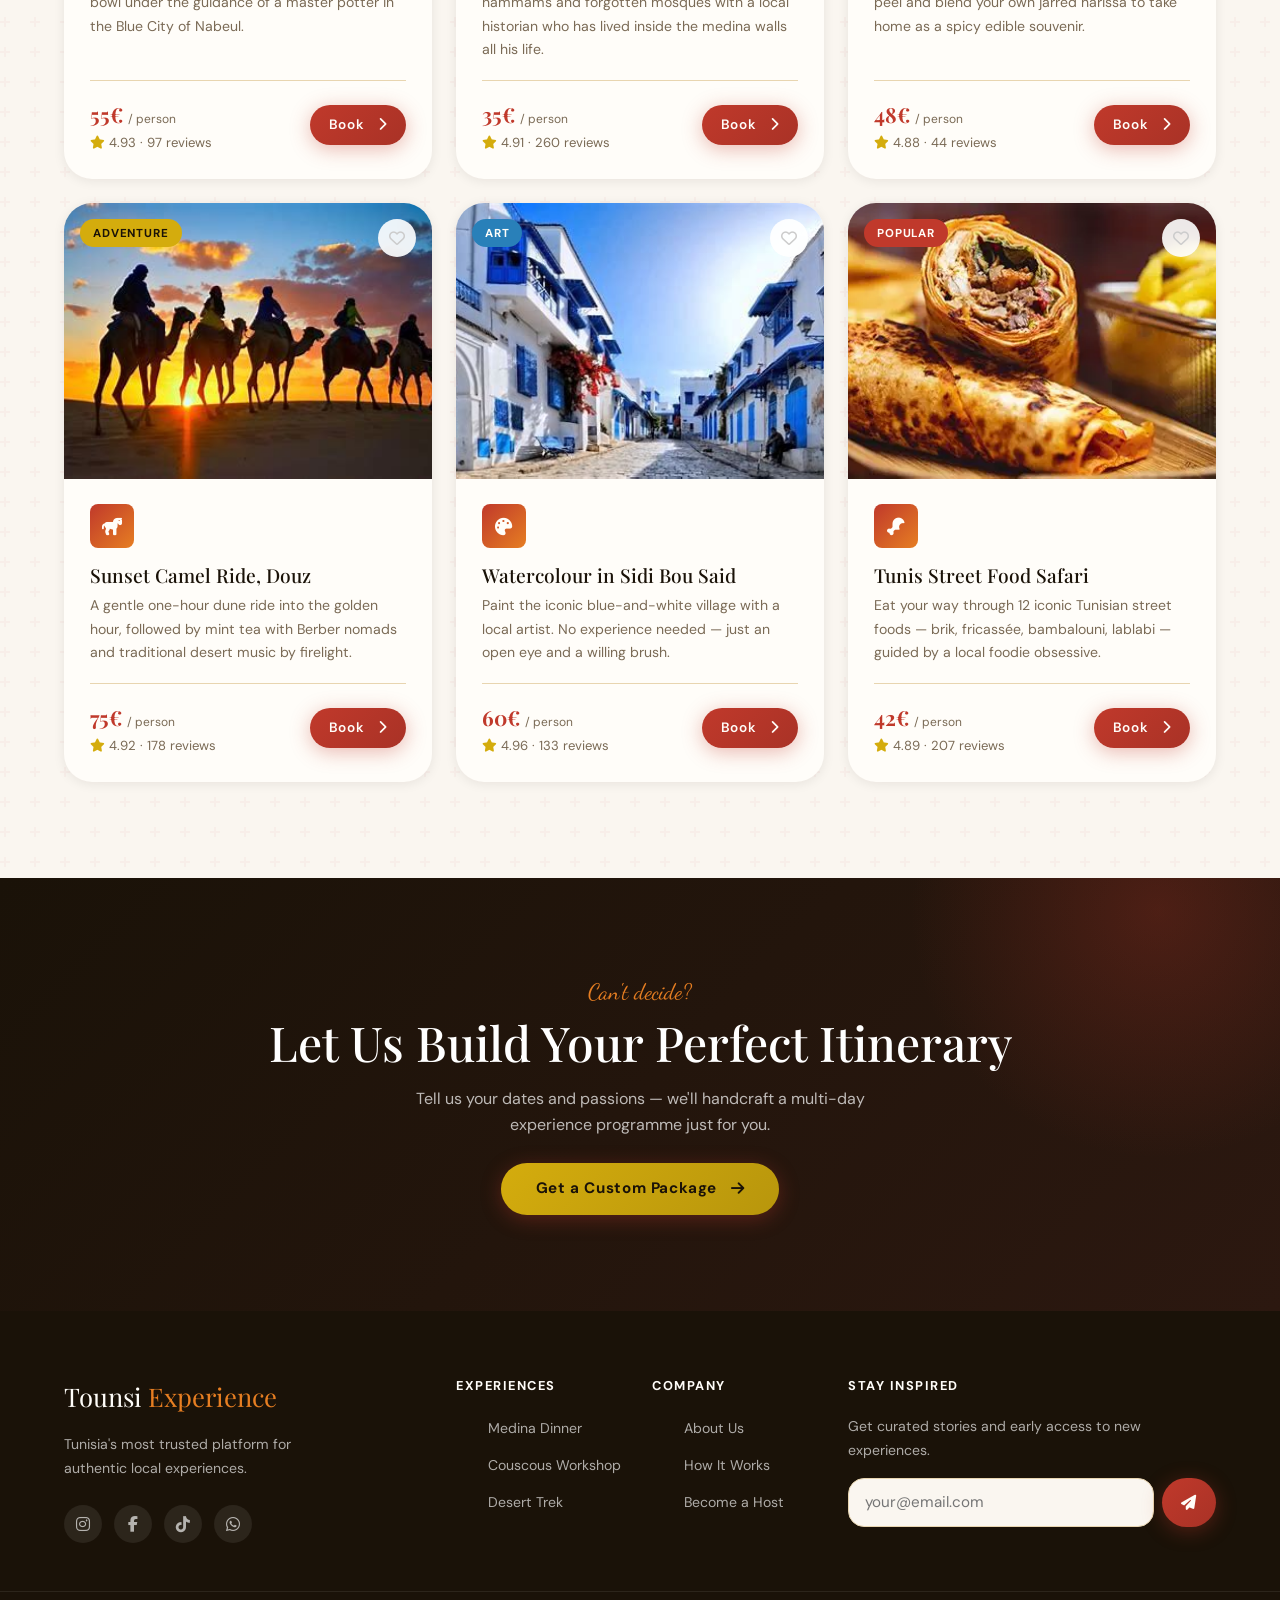
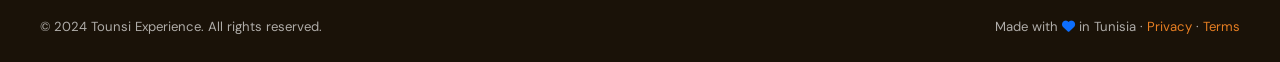
<file: experiences.html>
<!DOCTYPE html>
<html lang="en">
<head>
  <meta charset="UTF-8" />
  <meta name="viewport" content="width=device-width, initial-scale=1.0" />
  <title>Experiences — Tounsi Experience</title>
  <meta name="description" content="Browse all authentic Tunisian experiences: dinners, cooking workshops, desert adventures, artisan activities and more." />
  <link rel="stylesheet" href="https://cdn.jsdelivr.net/npm/bootstrap@5.3.2/dist/css/bootstrap.min.css" />
  <link rel="stylesheet" href="https://cdnjs.cloudflare.com/ajax/libs/font-awesome/6.5.0/css/all.min.css" />
  <link rel="preconnect" href="https://fonts.googleapis.com" />
  <link rel="preconnect" href="https://fonts.gstatic.com" crossorigin />
  <link href="https://fonts.googleapis.com/css2?family=Playfair+Display:ital,wght@0,400;0,700;1,400&family=DM+Sans:wght@300;400;500;600&family=Dancing+Script:wght@600&display=swap" rel="stylesheet" />
  <link rel="stylesheet" href="style.css" />
</head>
<body>

<!-- PAGE LOADER -->
<div id="page-loader" aria-hidden="true">
  <p class="loader-logo">Tounsi <span>Experience</span></p>
  <div class="loader-bar"><div class="loader-fill"></div></div>
</div>

<!-- NAVBAR -->
<nav id="mainNav" class="transparent" aria-label="Main navigation">
  <div class="nav-inner">
    <a href="index.html" class="nav-logo">Tounsi <span>Experience</span></a>
    <ul class="nav-links" role="list">
      <li><a href="index.html">Home</a></li>
      <li><a href="experiences.html">Experiences</a></li>
      <li><a href="contact.html">Contact Us</a></li>
      <li><a href="reserver.html" class="nav-cta btn-primary-custom">Reserve</a></li>
    </ul>
    <button class="nav-toggle" id="navToggle" aria-label="Open menu" aria-expanded="false">
      <span></span><span></span><span></span>
    </button>
  </div>
</nav>
<nav class="nav-mobile" id="mobileMenu" aria-label="Mobile navigation">
  <a href="index.html">Home</a>
  <a href="experiences.html">Experiences</a>
  <a href="contact.html">Book Now</a>
</nav>

<!-- PAGE HERO -->
<section class="page-hero">
  <div class="container-custom">
    <span class="script-label" style="font-size:1.5rem;">Discover Tunisia</span>
    <h1>All <em class="text-primary fst-italic">Experiences</em></h1>
    <p style="color:rgba(255,255,255,.7);max-width:500px;margin:1rem auto 0;font-size:1.05rem;">
      Hand-picked moments crafted by locals who live and breathe Tunisian culture.
    </p>
  </div>
</section>

<!-- EXPERIENCES GRID -->
<section class="section-pad pattern-bg">
  <div class="container-custom">

    <!-- Filter Bar -->
    <div class="filter-bar reveal" role="group" aria-label="Filter experiences by category">
      <button class="filter-btn active" data-filter="all">
        <i class="fas fa-th me-1"></i> All
      </button>
      <button class="filter-btn" data-filter="food">
        <i class="fas fa-utensils me-1"></i> Food & Dining
      </button>
      <button class="filter-btn" data-filter="cooking">
        <i class="fas fa-mortar-pestle me-1"></i> Cooking
      </button>
      <button class="filter-btn" data-filter="adventure">
        <i class="fas fa-sun me-1"></i> Adventure
      </button>
      <button class="filter-btn" data-filter="craft">
        <i class="fas fa-paint-brush me-1"></i> Artisan
      </button>
      <button class="filter-btn" data-filter="culture">
        <i class="fas fa-landmark me-1"></i> Culture
      </button>
    </div>

    <!-- Cards Grid -->
    <div class="row g-4">

      <!-- 1 – Medina Dinner -->
      <div class="col-md-6 col-lg-4 reveal reveal-delay-1">
        <article class="exp-card" data-category="food">
          <div class="exp-card-img">
            <img src="rooftop.webp" alt="Medina dinner table" loading="lazy" />
            <span class="exp-card-badge">Bestseller</span>
            <button class="exp-card-fav" aria-label="Favourite"><i class="far fa-heart"></i></button>
          </div>
          <div class="exp-card-body">
            <div class="exp-card-icon"><i class="fas fa-utensils"></i></div>
            <h3>Medina Dinner Under the Stars</h3>
            <p>Dine in a candlelit 17th-century riad courtyard with slow-cooked lamb, ancient spice blends and live oud music filling the jasmine air.</p>
            <div class="exp-card-meta">
              <div>
                <div class="exp-card-price">89€ <span>/ person</span></div>
                <div class="exp-card-rating"><i class="fas fa-star"></i> 4.97 · 312 reviews</div>
              </div>
              <a href="details-diner.html" class="btn-primary-custom" style="padding:.55rem 1.2rem;font-size:.85rem;">View <i class="fas fa-chevron-right ms-1"></i></a>
            </div>
          </div>
        </article>
      </div>

      <!-- 2 – Couscous Workshop -->
      <div class="col-md-6 col-lg-4 reveal reveal-delay-2">
        <article class="exp-card" data-category="cooking">
          <div class="exp-card-img">
            <img src="couscous.jpg" alt="Couscous workshop" loading="lazy" />
            <span class="exp-card-badge" style="background:var(--clr-olive);">Hands-On</span>
            <button class="exp-card-fav" aria-label="Favourite"><i class="far fa-heart"></i></button>
          </div>
          <div class="exp-card-body">
            <div class="exp-card-icon"><i class="fas fa-mortar-pestle"></i></div>
            <h3>Couscous Workshop with Fatima</h3>
            <p>Learn hand-rolling couscous from a third-generation grandmother in her own sun-drenched kitchen in the heart of Kairouan.</p>
            <div class="exp-card-meta">
              <div>
                <div class="exp-card-price">65€ <span>/ person</span></div>
                <div class="exp-card-rating"><i class="fas fa-star"></i> 4.99 · 185 reviews</div>
              </div>
              <a href="details-couscous.html" class="btn-primary-custom" style="padding:.55rem 1.2rem;font-size:.85rem;">View <i class="fas fa-chevron-right ms-1"></i></a>
            </div>
          </div>
        </article>
      </div>

      <!-- 3 – Desert Trek -->
      <div class="col-md-6 col-lg-4 reveal reveal-delay-3">
        <article class="exp-card" data-category="adventure">
          <div class="exp-card-img">
            <img src="sahara.jpg" alt="Sahara desert sunrise" loading="lazy" />
            <span class="exp-card-badge" style="background:var(--clr-gold);color:var(--clr-dark);">Adventure</span>
            <button class="exp-card-fav" aria-label="Favourite"><i class="far fa-heart"></i></button>
          </div>
          <div class="exp-card-body">
            <div class="exp-card-icon"><i class="fas fa-sun"></i></div>
            <h3>Sahara Sunrise Desert Trek</h3>
            <p>Mount your camel before dawn and watch the Sahara ignite in amber. Sleep in a luxury Berber camp beneath a billion stars.</p>
            <div class="exp-card-meta">
              <div>
                <div class="exp-card-price">145€ <span>/ person</span></div>
                <div class="exp-card-rating"><i class="fas fa-star"></i> 4.95 · 421 reviews</div>
              </div>
              <a href="details-desert.html" class="btn-primary-custom" style="padding:.55rem 1.2rem;font-size:.85rem;">View <i class="fas fa-chevron-right ms-1"></i></a>
            </div>
          </div>
        </article>
      </div>

      <!-- 4 – Pottery Workshop -->
      <div class="col-md-6 col-lg-4 reveal reveal-delay-1">
        <article class="exp-card" data-category="craft">
          <div class="exp-card-img">
            <img src="pottery.webp" alt="Pottery workshop Nabeul" loading="lazy" />
            <span class="exp-card-badge" style="background:#7B5EA7;">Craft</span>
            <button class="exp-card-fav" aria-label="Favourite"><i class="far fa-heart"></i></button>
          </div>
          <div class="exp-card-body">
            <div class="exp-card-icon"><i class="fas fa-paint-brush"></i></div>
            <h3>Nabeul Pottery Masterclass</h3>
            <p>Shape, glaze and fire your own Tunisian ceramic bowl under the guidance of a master potter in the Blue City of Nabeul.</p>
            <div class="exp-card-meta">
              <div>
                <div class="exp-card-price">55€ <span>/ person</span></div>
                <div class="exp-card-rating"><i class="fas fa-star"></i> 4.93 · 97 reviews</div>
              </div>
              <a href="reserver.html" class="btn-primary-custom" style="padding:.55rem 1.2rem;font-size:.85rem;">Book <i class="fas fa-chevron-right ms-1"></i></a>
            </div>
          </div>
        </article>
      </div>

      <!-- 5 – Medina Walk -->
      <div class="col-md-6 col-lg-4 reveal reveal-delay-2">
        <article class="exp-card" data-category="culture">
          <div class="exp-card-img">
            <img src="madina.webp" alt="Tunis medina alleyway" loading="lazy" />
            <span class="exp-card-badge" style="background:var(--clr-olive);">Culture</span>
            <button class="exp-card-fav" aria-label="Favourite"><i class="far fa-heart"></i></button>
          </div>
          <div class="exp-card-body">
            <div class="exp-card-icon"><i class="fas fa-landmark"></i></div>
            <h3>Secret Medina Walking Tour</h3>
            <p>Navigate centuries-old souks, hidden hammams and forgotten mosques with a local historian who has lived inside the medina walls all his life.</p>
            <div class="exp-card-meta">
              <div>
                <div class="exp-card-price">35€ <span>/ person</span></div>
                <div class="exp-card-rating"><i class="fas fa-star"></i> 4.91 · 260 reviews</div>
              </div>
              <a href="reserver.html" class="btn-primary-custom" style="padding:.55rem 1.2rem;font-size:.85rem;">Book <i class="fas fa-chevron-right ms-1"></i></a>
            </div>
          </div>
        </article>
      </div>

      <!-- 6 – Harissa Making -->
      <div class="col-md-6 col-lg-4 reveal reveal-delay-3">
        <article class="exp-card" data-category="cooking">
          <div class="exp-card-img">
            <img src="harissa_workshop.jpg" alt="Red chilli peppers for harissa" loading="lazy" />
            <span class="exp-card-badge">New</span>
            <button class="exp-card-fav" aria-label="Favourite"><i class="far fa-heart"></i></button>
          </div>
          <div class="exp-card-body">
            <div class="exp-card-icon"><i class="fas fa-pepper-hot"></i></div>
            <h3>Harissa Secrets Workshop</h3>
            <p>Discover Tunisia's national condiment — roast, peel and blend your own jarred harissa to take home as a spicy edible souvenir.</p>
            <div class="exp-card-meta">
              <div>
                <div class="exp-card-price">48€ <span>/ person</span></div>
                <div class="exp-card-rating"><i class="fas fa-star"></i> 4.88 · 44 reviews</div>
              </div>
              <a href="reserver.html" class="btn-primary-custom" style="padding:.55rem 1.2rem;font-size:.85rem;">Book <i class="fas fa-chevron-right ms-1"></i></a>
            </div>
          </div>
        </article>
      </div>

      <!-- 7 – Camel Sunset -->
      <div class="col-md-6 col-lg-4 reveal reveal-delay-1">
        <article class="exp-card" data-category="adventure">
          <div class="exp-card-img">
            <img src="sunset_camel_rides.jpg" alt="Camel ride sunset" loading="lazy" />
            <span class="exp-card-badge" style="background:var(--clr-gold);color:var(--clr-dark);">Adventure</span>
            <button class="exp-card-fav" aria-label="Favourite"><i class="far fa-heart"></i></button>
          </div>
          <div class="exp-card-body">
            <div class="exp-card-icon"><i class="fas fa-horse"></i></div>
            <h3>Sunset Camel Ride, Douz</h3>
            <p>A gentle one-hour dune ride into the golden hour, followed by mint tea with Berber nomads and traditional desert music by firelight.</p>
            <div class="exp-card-meta">
              <div>
                <div class="exp-card-price">75€ <span>/ person</span></div>
                <div class="exp-card-rating"><i class="fas fa-star"></i> 4.92 · 178 reviews</div>
              </div>
              <a href="reserver.html" class="btn-primary-custom" style="padding:.55rem 1.2rem;font-size:.85rem;">Book <i class="fas fa-chevron-right ms-1"></i></a>
            </div>
          </div>
        </article>
      </div>

      <!-- 8 – Sidi Bou Said Art -->
      <div class="col-md-6 col-lg-4 reveal reveal-delay-2">
        <article class="exp-card" data-category="craft">
          <div class="exp-card-img">
            <img src="water_color_sidibou.jpg" alt="Blue and white Sidi Bou Said" loading="lazy" />
            <span class="exp-card-badge" style="background:#2980B9;">Art</span>
            <button class="exp-card-fav" aria-label="Favourite"><i class="far fa-heart"></i></button>
          </div>
          <div class="exp-card-body">
            <div class="exp-card-icon"><i class="fas fa-palette"></i></div>
            <h3>Watercolour in Sidi Bou Said</h3>
            <p>Paint the iconic blue-and-white village with a local artist. No experience needed — just an open eye and a willing brush.</p>
            <div class="exp-card-meta">
              <div>
                <div class="exp-card-price">60€ <span>/ person</span></div>
                <div class="exp-card-rating"><i class="fas fa-star"></i> 4.96 · 133 reviews</div>
              </div>
              <a href="reserver.html" class="btn-primary-custom" style="padding:.55rem 1.2rem;font-size:.85rem;">Book <i class="fas fa-chevron-right ms-1"></i></a>
            </div>
          </div>
        </article>
      </div>

      <!-- 9 – Street Food -->
      <div class="col-md-6 col-lg-4 reveal reveal-delay-3">
        <article class="exp-card" data-category="food">
          <div class="exp-card-img">
            <img src="street_food.webp" alt="Tunisian street food brik" loading="lazy" />
            <span class="exp-card-badge">Popular</span>
            <button class="exp-card-fav" aria-label="Favourite"><i class="far fa-heart"></i></button>
          </div>
          <div class="exp-card-body">
            <div class="exp-card-icon"><i class="fas fa-drumstick-bite"></i></div>
            <h3>Tunis Street Food Safari</h3>
            <p>Eat your way through 12 iconic Tunisian street foods — brik, fricassée, bambalouni, lablabi — guided by a local foodie obsessive.</p>
            <div class="exp-card-meta">
              <div>
                <div class="exp-card-price">42€ <span>/ person</span></div>
                <div class="exp-card-rating"><i class="fas fa-star"></i> 4.89 · 207 reviews</div>
              </div>
              <a href="reserver.html" class="btn-primary-custom" style="padding:.55rem 1.2rem;font-size:.85rem;">Book <i class="fas fa-chevron-right ms-1"></i></a>
            </div>
          </div>
        </article>
      </div>

    </div><!-- /row -->
  </div>
</section>

<!-- CTA BAND -->
<section class="cta-band section-pad">
  <div class="container-custom cta-band-content text-center text-white reveal">
    <span class="script-label" style="font-size:1.4rem;">Can't decide?</span>
    <h2 class="mb-3">Let Us Build Your Perfect Itinerary</h2>
    <p class="mb-4" style="opacity:.7;max-width:460px;margin-inline:auto;">Tell us your dates and passions — we'll handcraft a multi-day experience programme just for you.</p>
    <a href="reserver.html" class="btn-primary-custom btn-gold">Get a Custom Package <i class="fas fa-arrow-right ms-1"></i></a>
  </div>
</section>

<!-- FOOTER -->
<footer>
  <div class="footer-top">
    <div class="container-custom">
      <div class="row g-4">
        <div class="col-lg-4">
          <a href="index.html" class="footer-logo">Tounsi <span>Experience</span></a>
          <p class="footer-desc">Tunisia's most trusted platform for authentic local experiences.</p>
          <div class="footer-social">
            <a href="#" aria-label="Instagram"><i class="fab fa-instagram"></i></a>
            <a href="#" aria-label="Facebook"><i class="fab fa-facebook-f"></i></a>
            <a href="#" aria-label="TikTok"><i class="fab fa-tiktok"></i></a>
            <a href="#" aria-label="WhatsApp"><i class="fab fa-whatsapp"></i></a>
          </div>
        </div>
        <div class="col-sm-6 col-lg-2">
          <p class="footer-heading">Experiences</p>
          <ul class="footer-links">
            <li><a href="details-diner.html">Medina Dinner</a></li>
            <li><a href="details-couscous.html">Couscous Workshop</a></li>
            <li><a href="details-desert.html">Desert Trek</a></li>
          </ul>
        </div>
        <div class="col-sm-6 col-lg-2">
          <p class="footer-heading">Company</p>
          <ul class="footer-links">
            <li><a href="#">About Us</a></li>
            <li><a href="#">How It Works</a></li>
            <li><a href="#">Become a Host</a></li>
          </ul>
        </div>
        <div class="col-lg-4">
          <p class="footer-heading">Stay Inspired</p>
          <p style="font-size:.88rem;margin-bottom:1rem;">Get curated stories and early access to new experiences.</p>
          <div class="d-flex gap-2">
            <input type="email" placeholder="your@email.com" class="custom-input" style="flex:1;padding:.7rem 1rem;" aria-label="Newsletter email" />
            <button class="btn-primary-custom" style="padding:.7rem 1.2rem;"><i class="fas fa-paper-plane"></i></button>
          </div>
        </div>
      </div>
    </div>
  </div>
  <div class="container-custom footer-bottom">
    <span>© 2024 Tounsi Experience. All rights reserved.</span>
    <span>Made with <i class="fas fa-heart text-primary"></i> in Tunisia · <a href="#">Privacy</a> · <a href="#">Terms</a></span>
  </div>
</footer>

<script src="https://cdn.jsdelivr.net/npm/bootstrap@5.3.2/dist/js/bootstrap.bundle.min.js"></script>
<script src="script.js"></script>
</body>
</html>
</file>
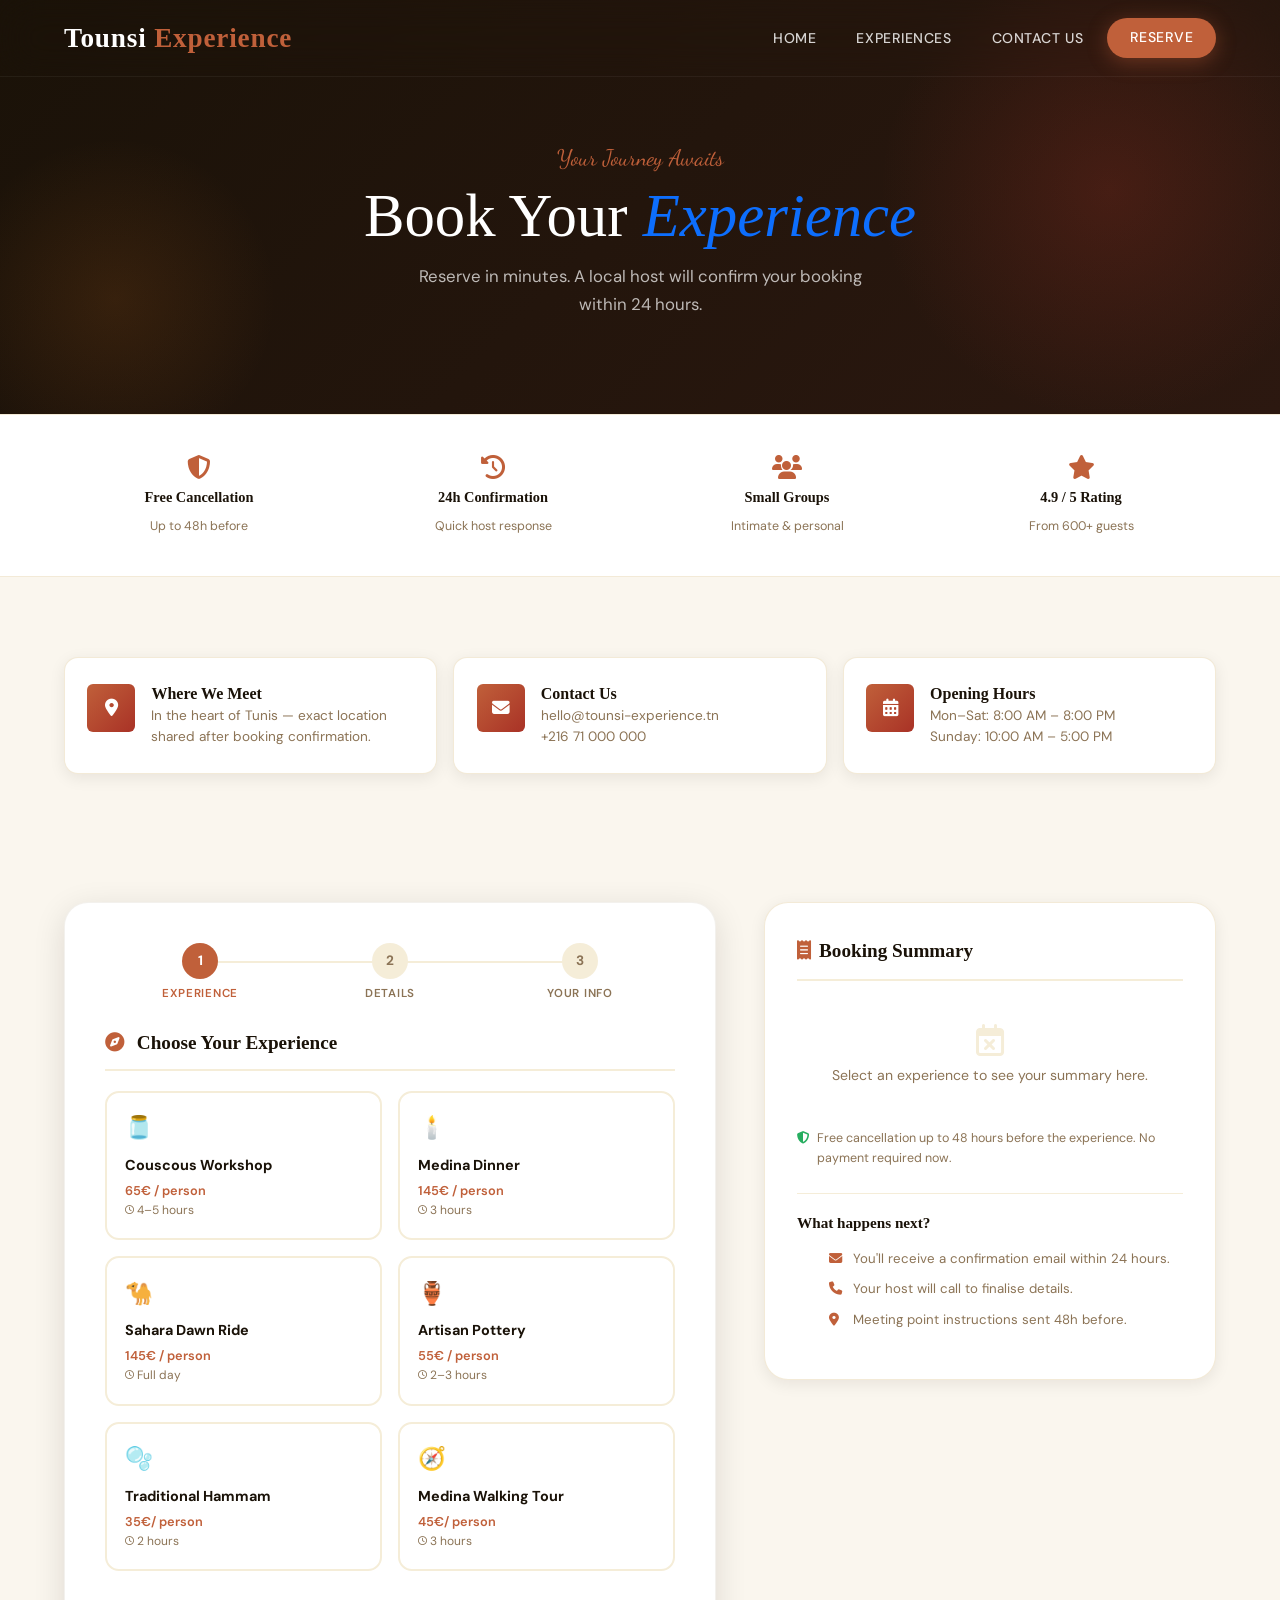
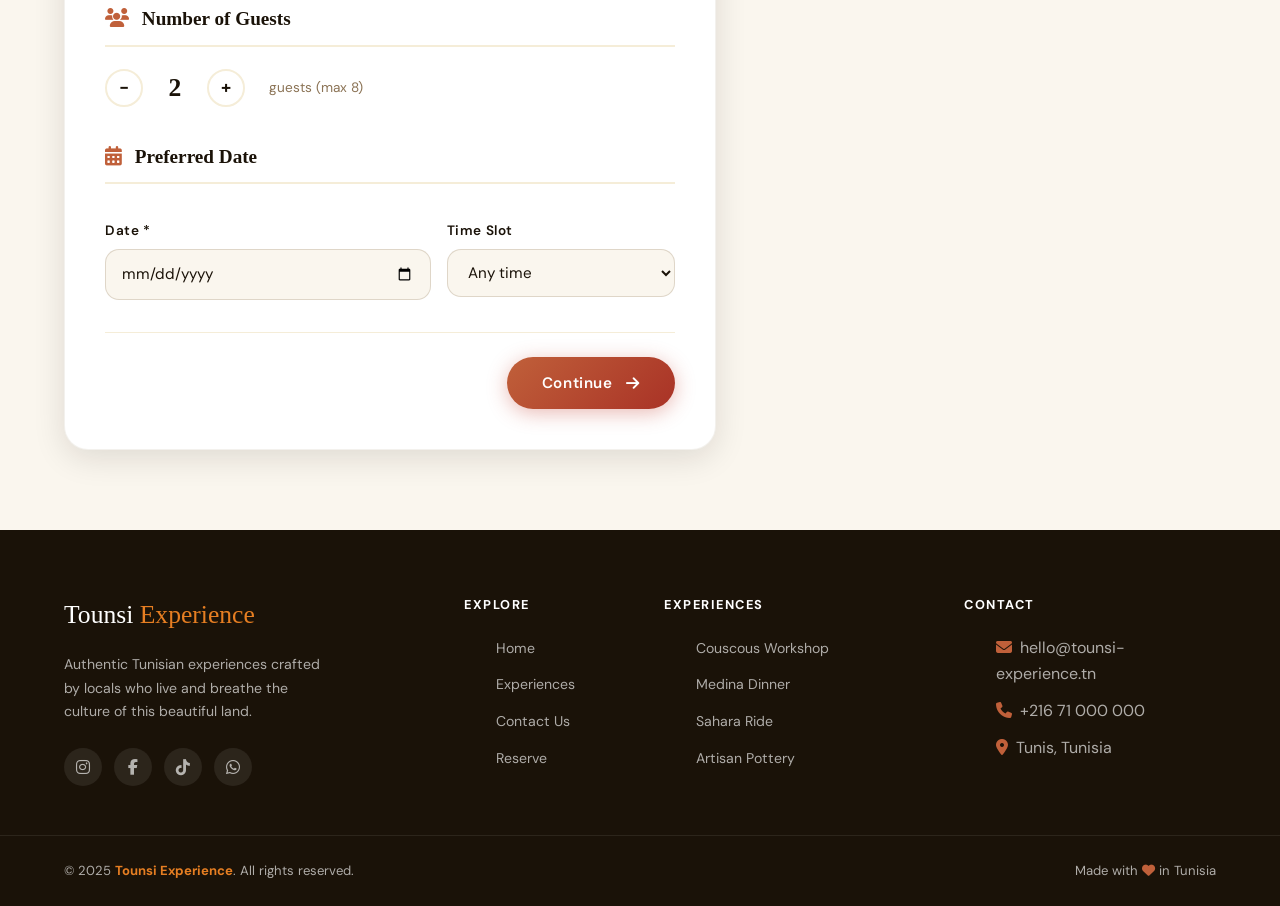
<file: reserver.html>
<!DOCTYPE html>
<html lang="en">
<head>
  <meta charset="UTF-8" />
  <meta name="viewport" content="width=device-width, initial-scale=1.0" />
  <title>Réserver — Tounsi Experience</title>
  <meta name="description" content="Reserve your authentic Tunisian experience — couscous workshops, medina dinners, desert adventures and more." />

  <link rel="stylesheet" href="https://cdn.jsdelivr.net/npm/bootstrap@5.3.2/dist/css/bootstrap.min.css" />
  <link rel="stylesheet" href="https://cdnjs.cloudflare.com/ajax/libs/font-awesome/6.5.0/css/all.min.css" />
  <link rel="preconnect" href="https://fonts.googleapis.com" />
  <link rel="preconnect" href="https://fonts.gstatic.com" crossorigin />
  <link href="https://fonts.googleapis.com/css2?family=Playfair+Display:ital,wght@0,400;0,700;1,400&family=DM+Sans:wght@300;400;500;600&family=Dancing+Script:wght@600&display=swap" rel="stylesheet" />
  <link rel="stylesheet" href="style.css" />

  <style>
    /* ══════════════════════════════════════════════════════
       VARIABLE BRIDGE — mappe les tokens locaux de reserver.html
       sur les variables globales définies dans style.css
       ══════════════════════════════════════════════════════ */
    :root {
      --clr-primary:  #C0603A;
      --clr-dark:     #1A1208;
      --clr-white:    #FFFFFF;
      --clr-sand:     #F5EDD8;
      --clr-bg:       #FAF6EE;
      --clr-muted:    #8B7355;
      --clr-gold:     #C9A84C;
      --clr-success:  #27AE60;
      --clr-error:    #C0392B;

      --font-display: 'Cormorant Garamond', Georgia, serif;
      --font-body:    'DM Sans', sans-serif;
      --font-script:  'Dancing Script', cursive;

      --radius-sm:    6px;
      --radius-md:    14px;
      --radius-lg:    24px;
      --radius-pill:  40px;

      --shadow-sm:    0 4px 16px rgba(26,18,8,0.08);
      --shadow-md:    0 8px 32px rgba(26,18,8,0.12);
      --shadow-lg:    0 20px 60px rgba(26,18,8,0.22);

      --nav-h:        76px;
      --transition:   0.4s cubic-bezier(0.25, 0.46, 0.45, 0.94);
    }

    /* ═══ NAVBAR CUSTOM (reserver.html n'utilise pas Bootstrap navbar) ═══ */
    #mainNav {
      position: fixed;
      top: 0; left: 0; right: 0;
      z-index: 1000;
      background: rgba(10, 8, 4, 0.93);
      backdrop-filter: blur(20px);
      -webkit-backdrop-filter: blur(20px);
      box-shadow: 0 1px 0 rgba(255,255,255,0.05);
    }
    .nav-inner {
      display: flex;
      align-items: center;
      justify-content: space-between;
      max-width: 1200px;
      margin: 0 auto;
      padding: 0 1.5rem;
      height: var(--nav-h);
    }
    .nav-logo {
      font-family: var(--font-display);
      font-size: 1.7rem;
      font-weight: 600;
      color: #fff;
      text-decoration: none;
      letter-spacing: 0.03em;
    }
    .nav-logo span { color: var(--clr-primary); }
    .nav-links {
      display: flex;
      align-items: center;
      gap: 0.5rem;
      list-style: none;
      margin: 0; padding: 0;
    }
    .nav-links a {
      font-size: 0.88rem;
      font-weight: 500;
      color: rgba(255,255,255,0.82);
      text-decoration: none;
      padding: 0.5rem 1rem;
      transition: color 0.2s;
      letter-spacing: 0.04em;
      position: relative;
    }
    .nav-links a::after {
      content: '';
      position: absolute;
      bottom: 0; left: 1rem; right: 1rem;
      height: 1px;
      background: var(--clr-primary);
      transform: scaleX(0);
      transform-origin: left;
      transition: transform 0.3s ease;
    }
    .nav-links a:hover { color: #fff; }
    .nav-links a:hover::after { transform: scaleX(1); }
    .nav-links a.nav-cta {
      background: var(--clr-primary) !important;
      color: #fff !important;
      border-radius: 40px;
      padding: 0.45rem 1.4rem;
      box-shadow: 0 4px 20px rgba(192,96,58,0.4);
    }
    .nav-links a.nav-cta::after { display: none; }
    .nav-links a.nav-cta:hover { background: #9B4A2C !important; transform: translateY(-1px); }

    /* Mobile toggle */
    .nav-toggle {
      display: none;
      background: none;
      border: 1px solid rgba(255,255,255,0.3);
      padding: 0.3rem 0.6rem;
      cursor: pointer;
      border-radius: 4px;
    }
    .nav-toggle span {
      display: block;
      width: 22px; height: 2px;
      background: rgba(255,255,255,0.85);
      margin: 4px 0;
      border-radius: 99px;
    }
    .nav-mobile {
      display: none;
      position: fixed;
      top: var(--nav-h); left: 0; right: 0;
      background: rgba(10,8,4,0.97);
      z-index: 999;
      flex-direction: column;
      padding: 1rem 1.5rem 2rem;
      gap: 0;
    }
    .nav-mobile.open { display: flex; }
    .nav-mobile a {
      color: rgba(255,255,255,0.75);
      text-decoration: none;
      font-size: 1rem;
      padding: 0.75rem 0;
      border-bottom: 1px solid rgba(255,255,255,0.07);
      transition: color 0.2s;
    }
    .nav-mobile a:last-child { border-bottom: none; }
    .nav-mobile a:hover { color: var(--clr-sand); }
    @media (max-width: 768px) {
      .nav-links { display: none; }
      .nav-toggle { display: block; }
    }

    /* ═══ PAGE LOADER ═══ */
    #page-loader {
      position: fixed; inset: 0;
      background: var(--clr-dark);
      z-index: 9999;
      display: flex; flex-direction: column;
      align-items: center; justify-content: center;
      gap: 1.5rem;
      transition: opacity 0.6s ease, visibility 0.6s ease;
    }
    #page-loader.hidden { opacity: 0; visibility: hidden; pointer-events: none; }
    .loader-logo {
      font-family: var(--font-display);
      font-size: 2.2rem;
      color: var(--clr-sand);
      font-weight: 300;
      letter-spacing: 0.1em;
    }
    .loader-logo span { color: var(--clr-primary); }
    .loader-bar { width: 160px; height: 2px; background: rgba(255,255,255,0.1); border-radius: 99px; overflow: hidden; }
    .loader-fill { height: 100%; background: var(--clr-primary); border-radius: 99px; animation: loaderFill 1.8s ease forwards; }
    @keyframes loaderFill { from { width: 0% } to { width: 100% } }

    /* ═══ LAYOUT UTILITIES ═══ */
    .container-custom { max-width: 1200px; margin: 0 auto; padding: 0 1.5rem; }
    .section-pad { padding: 80px 0; }
    .script-label { font-family: var(--font-script); color: var(--clr-primary); }

    /* ═══ INPUTS ═══ */
    .custom-input, .custom-select {
      width: 100%;
      border: 1.5px solid rgba(139,115,85,0.25);
      border-radius: var(--radius-md);
      padding: 0.75rem 1rem;
      font-family: var(--font-body);
      font-size: 0.95rem;
      color: var(--clr-dark);
      background: var(--clr-bg);
      transition: border-color 0.2s, background 0.2s;
      outline: none;
    }
    .custom-input:focus, .custom-select:focus { border-color: var(--clr-primary); background: #fff; }
    .custom-input.is-invalid, .custom-select.is-invalid { border-color: var(--clr-error) !important; background: #fff5f5; }
    .custom-input.is-valid,   .custom-select.is-valid   { border-color: var(--clr-success) !important; background: #f5fff8; }
    .field-error { font-size: 0.8rem; color: var(--clr-error); margin-top: 0.35rem; display: none; align-items: center; gap: 0.3rem; }
    .field-error.visible { display: flex; }

    /* ═══ BOOKING FORM CARD ═══ */
    .booking-form {
      background: #fff;
      border-radius: var(--radius-lg);
      padding: 2.5rem;
      box-shadow: var(--shadow-md);
      border: 1px solid rgba(139,115,85,0.1);
    }
    @media (max-width: 768px) { .booking-form { padding: 1.5rem; } }

    /* ── Contact page extras ── */
    .contact-hero {
      background: linear-gradient(135deg, var(--clr-dark) 0%, #2C1810 100%);
      padding: calc(var(--nav-h) + 4rem) 0 5rem;
      text-align: center;
      color: var(--clr-white);
      position: relative;
      overflow: hidden;
    }
    .contact-hero::before {
      content: '';
      position: absolute;
      top: -60px; right: -80px;
      width: 500px; height: 500px;
      background: radial-gradient(circle, rgba(192,57,43,.2), transparent 65%);
      border-radius: 50%;
      pointer-events: none;
    }
    .contact-hero::after {
      content: '';
      position: absolute;
      bottom: -60px; left: -60px;
      width: 350px; height: 350px;
      background: radial-gradient(circle, rgba(230,126,34,.12), transparent 65%);
      border-radius: 50%;
      pointer-events: none;
    }
    .contact-hero-content { position: relative; z-index: 1; }
    .contact-hero h1 { font-size: clamp(2.2rem, 5vw, 3.8rem); margin-bottom: .75rem; }
    .contact-hero p  { color: rgba(255,255,255,.7); font-size: 1.05rem; max-width: 480px; margin-inline: auto; }

    /* ── Info cards ── */
    .info-card {
      background: var(--clr-white);
      border-radius: var(--radius-md);
      padding: 1.6rem 1.4rem;
      box-shadow: var(--shadow-sm);
      border: 1px solid rgba(232,213,176,.5);
      display: flex;
      align-items: flex-start;
      gap: 1rem;
      transition: var(--transition);
      height: 100%;
    }
    .info-card:hover { box-shadow: var(--shadow-md); transform: translateY(-3px); }
    .info-card-icon {
      width: 48px; height: 48px;
      min-width: 48px;
      background: linear-gradient(135deg, var(--clr-primary), #A93226);
      border-radius: var(--radius-sm);
      display: flex; align-items: center; justify-content: center;
      color: var(--clr-white);
      font-size: 1.1rem;
    }
    .info-card h6 {
      font-family: var(--font-display);
      font-size: 1rem;
      font-weight: 700;
      margin-bottom: .2rem;
      color: var(--clr-dark);
    }
    .info-card p { font-size: .85rem; color: var(--clr-muted); margin: 0; line-height: 1.5; }

    /* ── Form section layout ── */
    .form-section { background: var(--clr-bg); }

    /* ── Step indicator ── */
    .form-steps {
      display: flex;
      align-items: center;
      gap: 0;
      margin-bottom: 2.5rem;
    }
    .form-step {
      display: flex;
      flex-direction: column;
      align-items: center;
      gap: .35rem;
      flex: 1;
      position: relative;
    }
    .form-step:not(:last-child)::after {
      content: '';
      position: absolute;
      top: 18px;
      left: 55%;
      width: calc(100% - 10%);
      height: 2px;
      background: var(--clr-sand);
      z-index: 0;
    }
    .step-circle {
      width: 36px; height: 36px;
      border-radius: 50%;
      background: var(--clr-sand);
      display: flex; align-items: center; justify-content: center;
      font-weight: 700;
      font-size: .85rem;
      color: var(--clr-muted);
      position: relative;
      z-index: 1;
      transition: var(--transition);
    }
    .form-step.active .step-circle,
    .form-step.done .step-circle {
      background: var(--clr-primary);
      color: var(--clr-white);
    }
    .step-label {
      font-size: .72rem;
      font-weight: 600;
      letter-spacing: .06em;
      text-transform: uppercase;
      color: var(--clr-muted);
    }
    .form-step.active .step-label { color: var(--clr-primary); }

    /* ── Fieldsets inside form ── */
    .form-panel {
      display: none;
    }
    .form-panel.active { display: block; }

    /* ── Guests stepper ── */
    .guest-stepper {
      display: flex;
      align-items: center;
      gap: 1rem;
    }
    .stepper-btn {
      width: 38px; height: 38px;
      border-radius: 50%;
      border: 2px solid var(--clr-sand);
      background: transparent;
      display: flex; align-items: center; justify-content: center;
      font-size: 1.1rem;
      font-weight: 700;
      cursor: pointer;
      color: var(--clr-dark);
      transition: var(--transition);
    }
    .stepper-btn:hover { border-color: var(--clr-primary); color: var(--clr-primary); }
    .stepper-count {
      font-family: var(--font-display);
      font-size: 1.6rem;
      font-weight: 700;
      min-width: 2rem;
      text-align: center;
      color: var(--clr-dark);
    }

    /* ── Experience selector cards ── */
    .exp-selector {
      display: grid;
      grid-template-columns: repeat(auto-fill, minmax(200px, 1fr));
      gap: 1rem;
      margin-top: .5rem;
    }
    .exp-option {
      border: 2px solid var(--clr-sand);
      border-radius: var(--radius-md);
      padding: 1.1rem;
      cursor: pointer;
      transition: var(--transition);
      position: relative;
    }
    .exp-option input[type="radio"] {
      position: absolute;
      opacity: 0;
      pointer-events: none;
    }
    .exp-option:hover { border-color: var(--clr-primary); }
    .exp-option.selected {
      border-color: var(--clr-primary);
      background: rgba(192,57,43,.05);
    }
    .exp-option.selected::after {
      content: '\f00c';
      font-family: 'Font Awesome 6 Free';
      font-weight: 900;
      position: absolute;
      top: .6rem; right: .8rem;
      color: var(--clr-primary);
      font-size: .8rem;
    }
    .exp-option-icon { font-size: 1.4rem; margin-bottom: .4rem; }
    .exp-option-name { font-weight: 700; font-size: .9rem; color: var(--clr-dark); }
    .exp-option-price { font-size: .8rem; color: var(--clr-primary); font-weight: 600; margin-top: .15rem; }
    .exp-option-duration { font-size: .75rem; color: var(--clr-muted); }

    /* ── Date picker ── */
    input[type="date"].custom-input {
      cursor: pointer;
    }

    /* ── Extras checkboxes ── */
    .extras-grid {
      display: grid;
      grid-template-columns: repeat(auto-fill, minmax(190px, 1fr));
      gap: .75rem;
      margin-top: .5rem;
    }
    .extra-pill {
      display: flex;
      align-items: center;
      gap: .6rem;
      padding: .7rem 1rem;
      border: 1.5px solid var(--clr-sand);
      border-radius: var(--radius-md);
      cursor: pointer;
      transition: var(--transition);
      font-size: .87rem;
      font-weight: 500;
    }
    .extra-pill input { display: none; }
    .extra-pill:hover { border-color: var(--clr-primary); }
    .extra-pill:has(input:checked) {
      background: rgba(192,57,43,.06);
      border-color: var(--clr-primary);
      color: var(--clr-primary);
    }
    .extra-pill i { font-size: .95rem; color: var(--clr-primary); }

    /* ── Summary sidebar ── */
    .booking-summary {
      background: var(--clr-white);
      border-radius: var(--radius-lg);
      padding: 2rem;
      box-shadow: var(--shadow-sm);
      border: 1px solid rgba(232,213,176,.5);
      position: sticky;
      top: calc(var(--nav-h) + 1.5rem);
    }
    .summary-title {
      font-family: var(--font-display);
      font-size: 1.2rem;
      font-weight: 700;
      margin-bottom: 1.2rem;
      padding-bottom: .8rem;
      border-bottom: 2px solid var(--clr-sand);
    }
    .summary-row {
      display: flex;
      justify-content: space-between;
      align-items: center;
      font-size: .88rem;
      padding: .45rem 0;
      color: var(--clr-muted);
      border-bottom: 1px solid rgba(232,213,176,.4);
    }
    .summary-row:last-of-type { border-bottom: none; }
    .summary-row strong { color: var(--clr-dark); font-weight: 600; }
    .summary-total {
      display: flex;
      justify-content: space-between;
      align-items: center;
      margin-top: 1.2rem;
      padding-top: 1rem;
      border-top: 2px solid var(--clr-sand);
      font-family: var(--font-display);
      font-weight: 700;
    }
    .summary-total-label { font-size: 1rem; }
    .summary-total-price { font-size: 1.5rem; color: var(--clr-primary); }
    .summary-empty {
      text-align: center;
      color: var(--clr-muted);
      font-size: .88rem;
      padding: 1.5rem 0;
    }
    .summary-empty i { display: block; font-size: 2rem; margin-bottom: .5rem; color: var(--clr-sand); }
    .summary-badge {
      background: rgba(192,57,43,.08);
      color: var(--clr-primary);
      border-radius: var(--radius-pill);
      font-size: .75rem;
      font-weight: 600;
      padding: .2rem .7rem;
    }

    /* ── Nav buttons ── */
    .form-nav-btns {
      display: flex;
      justify-content: space-between;
      align-items: center;
      margin-top: 2rem;
      padding-top: 1.5rem;
      border-top: 1px solid var(--clr-sand);
    }
    .btn-back {
      display: inline-flex;
      align-items: center;
      gap: .5rem;
      background: none;
      border: none;
      color: var(--clr-muted);
      font-weight: 600;
      font-size: .9rem;
      cursor: pointer;
      transition: color .25s;
      padding: .7rem 1rem;
    }
    .btn-back:hover { color: var(--clr-dark); }

    /* ── Modal override for success ── */
    .modal-box {
      position: relative;
      box-shadow: var(--shadow-lg);
    }
    .modal-close {
      position: absolute;
      top: 1rem; right: 1rem;
      background: none;
      border: none;
      font-size: 1.3rem;
      cursor: pointer;
      color: var(--clr-muted);
      transition: color .25s;
    }
    .modal-close:hover { color: var(--clr-dark); }
    .modal-ref {
      display: inline-block;
      background: rgba(192,57,43,.08);
      border: 1px solid rgba(192,57,43,.2);
      border-radius: var(--radius-pill);
      padding: .35rem 1.2rem;
      font-size: .85rem;
      font-weight: 700;
      color: var(--clr-primary);
      letter-spacing: .06em;
      margin-bottom: 1.5rem;
    }
    .modal-details-list {
      background: var(--clr-bg);
      border-radius: var(--radius-md);
      padding: 1rem 1.2rem;
      text-align: left;
      margin-bottom: 1.5rem;
    }
    .modal-details-list li {
      font-size: .85rem;
      color: var(--clr-muted);
      padding: .3rem 0;
      display: flex;
      align-items: center;
      gap: .6rem;
    }
    .modal-details-list li i { color: var(--clr-primary); width: 14px; }
    .modal-details-list li strong { color: var(--clr-dark); }

    /* ── Trust strip ── */
    .trust-strip {
      background: var(--clr-white);
      border-top: 1px solid rgba(232,213,176,.5);
      border-bottom: 1px solid rgba(232,213,176,.5);
      padding: 2.5rem 0;
    }
    .trust-item {
      display: flex;
      flex-direction: column;
      align-items: center;
      text-align: center;
      gap: .4rem;
    }
    .trust-item i { font-size: 1.5rem; color: var(--clr-primary); }
    .trust-item strong { font-size: .9rem; font-family: var(--font-display); }
    .trust-item span { font-size: .78rem; color: var(--clr-muted); }

    @media (max-width: 991px) {
      .booking-summary { position: static; margin-bottom: 2rem; }
      .exp-selector { grid-template-columns: repeat(2, 1fr); }
    }
    @media (max-width: 576px) {
      .exp-selector { grid-template-columns: 1fr; }
      .extras-grid  { grid-template-columns: 1fr; }
      .form-steps   { gap: 0; }
      .step-label   { display: none; }
    }
  </style>
</head>
<body>

<!-- ═══════════════════════════════════════ PAGE LOADER -->
<div id="page-loader" aria-hidden="true">
  <p class="loader-logo">Tounsi <span>Experience</span></p>
  <div class="loader-bar"><div class="loader-fill"></div></div>
</div>

<!-- ═══════════════════════════════════════ NAVBAR -->
<nav id="mainNav" class="scrolled" aria-label="Main navigation">
  <div class="nav-inner">
    <a href="index.html" class="nav-logo">Tounsi <span>Experience</span></a>
    <ul class="nav-links" role="list">
      <li><a href="index.html">Home</a></li>
      <li><a href="experiences.html">Experiences</a></li>
      <li><a href="contact.html">Contact Us</a></li>
      <li><a href="reserver.html" class="nav-cta btn-primary-custom active">Reserve</a></li>
    </ul>
    <button class="nav-toggle" id="navToggle" aria-label="Open menu" aria-expanded="false">
      <span></span><span></span><span></span>
    </button>
  </div>
</nav>
<nav class="nav-mobile" id="mobileMenu" aria-label="Mobile navigation">
  <a href="index.html">Home</a>
  <a href="experiences.html">Experiences</a>
  <a href="contact.html">Contact Us</a>
  <a href="reserver.html">Reserve</a>
</nav>

<!-- ═══════════════════════════════════════ HERO -->
<section class="contact-hero">
  <div class="container-custom contact-hero-content reveal">
    <span class="script-label" style="font-size:1.4rem;">Your Journey Awaits</span>
    <h1>Book Your <em class="text-primary fst-italic">Experience</em></h1>
    <p>Reserve in minutes. A local host will confirm your booking within 24 hours.</p>
  </div>
</section>

<!-- ═══════════════════════════════════════ TRUST STRIP -->
<div class="trust-strip">
  <div class="container-custom">
    <div class="row g-4 justify-content-center">
      <div class="col-6 col-md-3">
        <div class="trust-item reveal">
          <i class="fa-solid fa-shield-halved"></i>
          <strong>Free Cancellation</strong>
          <span>Up to 48h before</span>
        </div>
      </div>
      <div class="col-6 col-md-3">
        <div class="trust-item reveal reveal-delay-1">
          <i class="fa-solid fa-clock-rotate-left"></i>
          <strong>24h Confirmation</strong>
          <span>Quick host response</span>
        </div>
      </div>
      <div class="col-6 col-md-3">
        <div class="trust-item reveal reveal-delay-2">
          <i class="fa-solid fa-users"></i>
          <strong>Small Groups</strong>
          <span>Intimate & personal</span>
        </div>
      </div>
      <div class="col-6 col-md-3">
        <div class="trust-item reveal reveal-delay-3">
          <i class="fa-solid fa-star"></i>
          <strong>4.9 / 5 Rating</strong>
          <span>From 600+ guests</span>
        </div>
      </div>
    </div>
  </div>
</div>

<!-- ═══════════════════════════════════════ INFO CARDS -->
<section class="section-pad form-section" style="padding-bottom:0;">
  <div class="container-custom">
    <div class="row g-3 mb-5">
      <div class="col-md-4">
        <div class="info-card reveal">
          <div class="info-card-icon"><i class="fa-solid fa-location-dot"></i></div>
          <div>
            <h6>Where We Meet</h6>
            <p>In the heart of Tunis — exact location shared after booking confirmation.</p>
          </div>
        </div>
      </div>
      <div class="col-md-4">
        <div class="info-card reveal reveal-delay-1">
          <div class="info-card-icon"><i class="fa-solid fa-envelope"></i></div>
          <div>
            <h6>Contact Us</h6>
            <p>hello@tounsi-experience.tn<br>+216 71 000 000</p>
          </div>
        </div>
      </div>
      <div class="col-md-4">
        <div class="info-card reveal reveal-delay-2">
          <div class="info-card-icon"><i class="fa-solid fa-calendar-days"></i></div>
          <div>
            <h6>Opening Hours</h6>
            <p>Mon–Sat: 8:00 AM – 8:00 PM<br>Sunday: 10:00 AM – 5:00 PM</p>
          </div>
        </div>
      </div>
    </div>
  </div>
</section>

<!-- ═══════════════════════════════════════ BOOKING FORM -->
<section class="section-pad form-section">
  <div class="container-custom">
    <div class="row g-5 align-items-start">

      <!-- FORM COLUMN -->
      <div class="col-lg-7">
        <div class="booking-form reveal">

          <!-- Step indicator -->
          <div class="form-steps mb-4" id="formSteps">
            <div class="form-step active" data-step="1">
              <div class="step-circle">1</div>
              <span class="step-label">Experience</span>
            </div>
            <div class="form-step" data-step="2">
              <div class="step-circle">2</div>
              <span class="step-label">Details</span>
            </div>
            <div class="form-step" data-step="3">
              <div class="step-circle">3</div>
              <span class="step-label">Your Info</span>
            </div>
          </div>

          <form id="bookingForm" novalidate>

            <!-- ── PANEL 1: Choose Experience ── -->
            <div class="form-panel active" id="panel1">
              <fieldset class="form-fieldset">
                <legend class="form-legend"><i class="fa-solid fa-compass"></i> Choose Your Experience</legend>

                <div class="exp-selector" id="expSelector">
                  <div class="exp-option" data-value="couscous" data-price="65" data-duration="4–5h">
                    <input type="radio" name="experience" value="couscous" />
                    <div class="exp-option-icon">🫙</div>
                    <div class="exp-option-name">Couscous Workshop</div>
                    <div class="exp-option-price">65€ / person</div>
                    <div class="exp-option-duration"><i class="fa-regular fa-clock fa-xs"></i> 4–5 hours</div>
                  </div>
                  <div class="exp-option" data-value="dinner" data-price="95" data-duration="3h">
                    <input type="radio" name="experience" value="dinner" />
                    <div class="exp-option-icon">🕯️</div>
                    <div class="exp-option-name">Medina Dinner</div>
                    <div class="exp-option-price">145€ / person</div>
                    <div class="exp-option-duration"><i class="fa-regular fa-clock fa-xs"></i> 3 hours</div>
                  </div>
                  <div class="exp-option" data-value="desert" data-price="185" data-duration="Full day">
                    <input type="radio" name="experience" value="desert" />
                    <div class="exp-option-icon">🐪</div>
                    <div class="exp-option-name">Sahara Dawn Ride</div>
                    <div class="exp-option-price">145€ / person</div>
                    <div class="exp-option-duration"><i class="fa-regular fa-clock fa-xs"></i> Full day</div>
                  </div>
                  <div class="exp-option" data-value="pottery" data-price="55" data-duration="2–3h">
                    <input type="radio" name="experience" value="pottery" />
                    <div class="exp-option-icon">🏺</div>
                    <div class="exp-option-name">Artisan Pottery</div>
                    <div class="exp-option-price">55€ / person</div>
                    <div class="exp-option-duration"><i class="fa-regular fa-clock fa-xs"></i> 2–3 hours</div>
                  </div>
                  <div class="exp-option" data-value="hammam" data-price="70" data-duration="2h">
                    <input type="radio" name="experience" value="hammam" />
                    <div class="exp-option-icon">🫧</div>
                    <div class="exp-option-name">Traditional Hammam</div>
                    <div class="exp-option-price">35€/ person</div>
                    <div class="exp-option-duration"><i class="fa-regular fa-clock fa-xs"></i> 2 hours</div>
                  </div>
                  <div class="exp-option" data-value="medina" data-price="45" data-duration="3h">
                    <input type="radio" name="experience" value="medina" />
                    <div class="exp-option-icon">🧭</div>
                    <div class="exp-option-name">Medina Walking Tour</div>
                    <div class="exp-option-price">45€/ person</div>
                    <div class="exp-option-duration"><i class="fa-regular fa-clock fa-xs"></i> 3 hours</div>
                  </div>
                </div>
                <div class="error-msg" id="experienceError"><i class="fas fa-exclamation-circle"></i> Please select an experience.</div>
              </fieldset>

              <fieldset class="form-fieldset">
                <legend class="form-legend"><i class="fa-solid fa-users"></i> Number of Guests</legend>
                <div class="guest-stepper">
                  <button type="button" class="stepper-btn" id="guestMinus" aria-label="Remove guest">−</button>
                  <div class="stepper-count" id="guestCount">2</div>
                  <button type="button" class="stepper-btn" id="guestPlus" aria-label="Add guest">+</button>
                  <span style="color:var(--clr-muted);font-size:.85rem;margin-left:.5rem;">guests (max 8)</span>
                </div>
              </fieldset>

              <fieldset class="form-fieldset">
                <legend class="form-legend"><i class="fa-solid fa-calendar-days"></i> Preferred Date</legend>
                <div class="row g-3">
                  <div class="col-sm-7">
                    <label class="custom-label" for="bookDate">Date *</label>
                    <input type="date" id="bookDate" class="custom-input" required />
                    <div class="error-msg" id="bookDateError"></div>
                  </div>
                  <div class="col-sm-5">
                    <label class="custom-label" for="bookTime">Time Slot</label>
                    <select id="bookTime" class="custom-input">
                      <option value="">Any time</option>
                      <option value="morning">Morning (9:00 AM)</option>
                      <option value="afternoon">Afternoon (2:00 PM)</option>
                      <option value="evening">Evening (6:00 PM)</option>
                    </select>
                  </div>
                </div>
              </fieldset>

              <div class="form-nav-btns" style="justify-content:flex-end;">
                <button type="button" class="btn-primary-custom" id="toStep2">
                  Continue <i class="fa-solid fa-arrow-right ms-1"></i>
                </button>
              </div>
            </div>

            <!-- ── PANEL 2: Trip Details ── -->
            <div class="form-panel" id="panel2">
              <fieldset class="form-fieldset">
                <legend class="form-legend"><i class="fa-solid fa-person-walking-luggage"></i> Trip Type</legend>
                <div class="radio-group">
                  <label class="radio-pill"><input type="radio" name="tripType" value="solo" /> <i class="fa-solid fa-user fa-sm"></i> Solo</label>
                  <label class="radio-pill"><input type="radio" name="tripType" value="couple" /> <i class="fa-solid fa-heart fa-sm"></i> Couple</label>
                  <label class="radio-pill"><input type="radio" name="tripType" value="family" /> <i class="fa-solid fa-house fa-sm"></i> Family</label>
                  <label class="radio-pill"><input type="radio" name="tripType" value="friends" /> <i class="fa-solid fa-people-group fa-sm"></i> Friends</label>
                  <label class="radio-pill"><input type="radio" name="tripType" value="corporate" /> <i class="fa-solid fa-briefcase fa-sm"></i> Corporate</label>
                </div>
                <div class="error-msg" id="tripTypeError"><i class="fas fa-exclamation-circle"></i> Please select a trip type.</div>
              </fieldset>

              <fieldset class="form-fieldset">
                <legend class="form-legend"><i class="fa-solid fa-gift"></i> Optional Extras</legend>
                <div class="extras-grid">
                  <label class="extra-pill"><input type="checkbox" name="extras" value="transfer" /> <i class="fa-solid fa-car-side"></i> Airport Transfer</label>
                  <label class="extra-pill"><input type="checkbox" name="extras" value="photo" /> <i class="fa-solid fa-camera"></i> Photo Package</label>
                  <label class="extra-pill"><input type="checkbox" name="extras" value="gift" /> <i class="fa-solid fa-box-open"></i> Welcome Gift</label>
                  <label class="extra-pill"><input type="checkbox" name="extras" value="vege" /> <i class="fa-solid fa-leaf"></i> Vegetarian Menu</label>
                  <label class="extra-pill"><input type="checkbox" name="extras" value="private" /> <i class="fa-solid fa-lock"></i> Private Session</label>
                  <label class="extra-pill"><input type="checkbox" name="extras" value="guide" /> <i class="fa-solid fa-map"></i> English Guide</label>
                </div>
              </fieldset>

              <fieldset class="form-fieldset mb-0">
                <legend class="form-legend"><i class="fa-solid fa-comment-dots"></i> Special Requests</legend>
                <label class="custom-label" for="message">Anything we should know?</label>
                <textarea id="message" name="message" class="custom-input" rows="3" placeholder="Dietary restrictions, special occasions, accessibility needs…"></textarea>
                <div class="error-msg" id="messageError"></div>
              </fieldset>

              <div class="form-nav-btns">
                <button type="button" class="btn-back" id="toStep1"><i class="fa-solid fa-arrow-left"></i> Back</button>
                <button type="button" class="btn-primary-custom" id="toStep3">
                  Continue <i class="fa-solid fa-arrow-right ms-1"></i>
                </button>
              </div>
            </div>

            <!-- ── PANEL 3: Your Info ── -->
            <div class="form-panel" id="panel3">
              <fieldset class="form-fieldset">
                <legend class="form-legend"><i class="fa-solid fa-circle-user"></i> Your Information</legend>
                <div class="row g-3">
                  <div class="col-sm-6">
                    <label class="custom-label" for="fullName">Full Name *</label>
                    <input type="text" id="fullName" class="custom-input" placeholder="Fatima Ben Ali" required />
                    <div class="error-msg" id="fullNameError"></div>
                  </div>
                  <div class="col-sm-6">
                    <label class="custom-label" for="age">Age *</label>
                    <input type="number" id="age" class="custom-input" placeholder="28" min="18" max="99" required />
                    <div class="error-msg" id="ageError"></div>
                  </div>
                  <div class="col-sm-6">
                    <label class="custom-label" for="email">Email Address *</label>
                    <input type="email" id="email" class="custom-input" placeholder="you@example.com" required />
                    <div class="error-msg" id="emailError"></div>
                  </div>
                  <div class="col-sm-6">
                    <label class="custom-label" for="phone">Phone Number</label>
                    <input type="tel" id="phone" class="custom-input" placeholder="+216 00 000 000" />
                  </div>
                  <div class="col-12">
                    <label class="custom-label" for="country">Country of Origin</label>
                    <input type="text" id="country" class="custom-input" placeholder="e.g. Tunisia, France, UK…" />
                  </div>
                </div>
              </fieldset>

              <fieldset class="form-fieldset mb-0">
                <legend class="form-legend"><i class="fa-solid fa-language"></i> Language Preference</legend>
                <div class="radio-group">
                  <label class="radio-pill"><input type="radio" name="language" value="en" checked /> 🇬🇧 English</label>
                  <label class="radio-pill"><input type="radio" name="language" value="fr" /> 🇫🇷 French</label>
                  <label class="radio-pill"><input type="radio" name="language" value="ar" /> 🇹🇳 Arabic</label>
                </div>
              </fieldset>

              <div class="form-nav-btns">
                <button type="button" class="btn-back" id="toStep2b"><i class="fa-solid fa-arrow-left"></i> Back</button>
                <button type="submit" class="btn-primary-custom btn-gold">
                  <i class="fa-solid fa-check me-1"></i> Confirm Reservation
                </button>
              </div>
            </div>

          </form>
        </div>
      </div>

      <!-- SUMMARY SIDEBAR -->
      <div class="col-lg-5">
        <div class="booking-summary reveal reveal-delay-1">
          <div class="summary-title"><i class="fa-solid fa-receipt me-2" style="color:var(--clr-primary);"></i>Booking Summary</div>

          <div id="summaryEmpty" class="summary-empty">
            <i class="fa-regular fa-calendar-xmark"></i>
            Select an experience to see your summary here.
          </div>

          <div id="summaryContent" style="display:none;">
            <div class="summary-row"><span>Experience</span><strong id="sumExp">—</strong></div>
            <div class="summary-row"><span>Date</span><strong id="sumDate">—</strong></div>
            <div class="summary-row"><span>Time</span><strong id="sumTime">—</strong></div>
            <div class="summary-row"><span>Guests</span><strong id="sumGuests">2</strong></div>
            <div class="summary-row"><span>Trip type</span><strong id="sumTrip">—</strong></div>
            <div class="summary-row"><span>Price / person</span><strong id="sumPrice">—</strong></div>
            <div id="extrasRow" class="summary-row" style="display:none;"><span>Extras</span><strong id="sumExtras">—</strong></div>
            <div class="summary-total">
              <span class="summary-total-label">Total</span>
              <span class="summary-total-price" id="sumTotal">—</span>
            </div>
          </div>

          <div class="mt-3" style="font-size:.78rem;color:var(--clr-muted);display:flex;align-items:flex-start;gap:.5rem;">
            <i class="fa-solid fa-shield-halved mt-1" style="color:#27AE60;"></i>
            <span>Free cancellation up to 48 hours before the experience. No payment required now.</span>
          </div>

          <!-- What to expect -->
          <div class="mt-4 pt-3" style="border-top:1px solid var(--clr-sand);">
            <p style="font-family:var(--font-display);font-size:.95rem;font-weight:700;margin-bottom:.8rem;">What happens next?</p>
            <ul style="font-size:.83rem;color:var(--clr-muted);display:flex;flex-direction:column;gap:.55rem;">
              <li style="display:flex;gap:.6rem;"><i class="fa-solid fa-envelope mt-1" style="color:var(--clr-primary);width:14px;"></i> You'll receive a confirmation email within 24 hours.</li>
              <li style="display:flex;gap:.6rem;"><i class="fa-solid fa-phone mt-1" style="color:var(--clr-primary);width:14px;"></i> Your host will call to finalise details.</li>
              <li style="display:flex;gap:.6rem;"><i class="fa-solid fa-location-dot mt-1" style="color:var(--clr-primary);width:14px;"></i> Meeting point instructions sent 48h before.</li>
            </ul>
          </div>
        </div>
      </div>

    </div>
  </div>
</section>

<!-- ═══════════════════════════════════════ SUCCESS MODAL -->
<div class="modal-overlay" id="bookingModal" role="dialog" aria-modal="true" aria-labelledby="modalTitle">
  <div class="modal-box">
    <button class="modal-close" id="modalClose" aria-label="Close"><i class="fa-solid fa-xmark"></i></button>
    <div class="modal-icon"><i class="fa-solid fa-check"></i></div>
    <h3 id="modalTitle">Reservation Received!</h3>
    <div class="modal-ref" id="modalRef">REF: TNS-XXXXXX</div>
    <ul class="modal-details-list" id="modalDetails">
      <!-- filled by JS -->
    </ul>
    <p>Your host will confirm within 24 hours.<br>Check your inbox for a summary email.</p>
    <a href="experiences.html" class="btn-primary-custom w-100 justify-content-center">
      <i class="fa-solid fa-compass me-1"></i> Explore More Experiences
    </a>
  </div>
</div>

<!-- ═══════════════════════════════════════ FOOTER -->
<footer>
  <div class="footer-top">
    <div class="container-custom">
      <div class="row g-5">
        <div class="col-lg-4">
          <a href="index.html" class="footer-logo">Tounsi <span>Experience</span></a>
          <p class="footer-desc">Authentic Tunisian experiences crafted by locals who live and breathe the culture of this beautiful land.</p>
          <div class="footer-social">
            <a href="#" aria-label="Instagram"><i class="fab fa-instagram"></i></a>
            <a href="#" aria-label="Facebook"><i class="fab fa-facebook-f"></i></a>
            <a href="#" aria-label="TikTok"><i class="fab fa-tiktok"></i></a>
            <a href="#" aria-label="WhatsApp"><i class="fab fa-whatsapp"></i></a>
          </div>
        </div>
        <div class="col-6 col-lg-2">
          <p class="footer-heading">Explore</p>
          <ul class="footer-links">
            <li><a href="index.html">Home</a></li>
            <li><a href="experiences.html">Experiences</a></li>
            <li><a href="contact.html">Contact Us</a></li>
            <li><a href="reserver.html">Reserve</a></li>
          </ul>
        </div>
        <div class="col-6 col-lg-3">
          <p class="footer-heading">Experiences</p>
          <ul class="footer-links">
            <li><a href="details-couscous.html">Couscous Workshop</a></li>
            <li><a href="details-diner.html">Medina Dinner</a></li>
            <li><a href="experiences.html">Sahara Ride</a></li>
            <li><a href="experiences.html">Artisan Pottery</a></li>
          </ul>
        </div>
        <div class="col-lg-3">
          <p class="footer-heading">Contact</p>
          <ul class="footer-links">
            <li><i class="fa-solid fa-envelope me-2" style="color:var(--clr-primary);"></i>hello@tounsi-experience.tn</li>
            <li><i class="fa-solid fa-phone me-2" style="color:var(--clr-primary);"></i>+216 71 000 000</li>
            <li><i class="fa-solid fa-location-dot me-2" style="color:var(--clr-primary);"></i>Tunis, Tunisia</li>
          </ul>
        </div>
      </div>
    </div>
  </div>
  <div class="container-custom">
    <div class="footer-bottom">
      <span>© 2025 <strong style="color:var(--clr-secondary);">Tounsi Experience</strong>. All rights reserved.</span>
      <span>Made with <i class="fa-solid fa-heart" style="color:var(--clr-primary);"></i> in Tunisia</span>
    </div>
  </div>
</footer>

<script src="https://cdn.jsdelivr.net/npm/bootstrap@5.3.2/dist/js/bootstrap.bundle.min.js"></script>
<script src="script.js"></script>

<script>
/* ── Contact page specific JS ── */
(function () {

  /* ── Experiences data ── */
  const EXP_NAMES = {
    couscous: "Grandmother's Couscous Workshop",
    dinner:   "Candlelit Medina Dinner",
    desert:   "Sahara Dawn Camel Ride",
    pottery:  "Artisan Pottery Class",
    hammam:   "Traditional Hammam",
    medina:   "Medina Walking Tour",
  };

  /* ── State ── */
  let state = {
    experience: null,
    pricePerPerson: 0,
    guests: 2,
    date: '',
    time: '',
    tripType: '',
    extras: [],
    currentStep: 1,
  };

  /* ── Step navigation ── */
  function goTo(step) {
    document.querySelectorAll('.form-panel').forEach((p, i) => {
      p.classList.toggle('active', i + 1 === step);
    });
    document.querySelectorAll('.form-step').forEach((s, i) => {
      s.classList.remove('active', 'done');
      if (i + 1 < step)  s.classList.add('done');
      if (i + 1 === step) s.classList.add('active');
    });
    // update done circles to checkmark
    document.querySelectorAll('.form-step.done .step-circle').forEach(c => {
      c.innerHTML = '<i class="fa-solid fa-check" style="font-size:.7rem;"></i>';
    });
    state.currentStep = step;
    window.scrollTo({ top: document.querySelector('.booking-form').offsetTop - 120, behavior: 'smooth' });
  }

  document.getElementById('toStep2').addEventListener('click', () => {
    // validate panel 1
    if (!state.experience) {
      document.getElementById('experienceError').classList.add('visible');
      return;
    }
    if (!document.getElementById('bookDate').value) {
      document.getElementById('bookDateError').textContent = '';
      document.getElementById('bookDateError').innerHTML = '<i class="fas fa-exclamation-circle"></i> Please pick a date.';
      document.getElementById('bookDateError').classList.add('visible');
      return;
    }
    goTo(2);
  });

  document.getElementById('toStep1').addEventListener('click', () => goTo(1));
  document.getElementById('toStep3').addEventListener('click', () => {
    const tripChecked = document.querySelector('input[name="tripType"]:checked');
    if (!tripChecked) {
      document.getElementById('tripTypeError').classList.add('visible');
      return;
    }
    state.tripType = tripChecked.value;
    state.extras = [...document.querySelectorAll('input[name="extras"]:checked')].map(c => c.value);
    goTo(3);
  });
  document.getElementById('toStep2b').addEventListener('click', () => goTo(2));

  /* ── Experience selector ── */
  document.querySelectorAll('.exp-option').forEach(opt => {
    opt.addEventListener('click', () => {
      document.querySelectorAll('.exp-option').forEach(o => o.classList.remove('selected'));
      opt.classList.add('selected');
      opt.querySelector('input').checked = true;
      state.experience = opt.dataset.value;
      state.pricePerPerson = parseInt(opt.dataset.price);
      document.getElementById('experienceError').classList.remove('visible');
      updateSummary();
    });
  });

  /* ── Guest stepper ── */
  document.getElementById('guestMinus').addEventListener('click', () => {
    if (state.guests > 1) { state.guests--; updateGuestDisplay(); updateSummary(); }
  });
  document.getElementById('guestPlus').addEventListener('click', () => {
    if (state.guests < 8) { state.guests++; updateGuestDisplay(); updateSummary(); }
  });
  function updateGuestDisplay() {
    document.getElementById('guestCount').textContent = state.guests;
  }

  /* ── Date / time ── */
  document.getElementById('bookDate').addEventListener('change', function() {
    state.date = this.value;
    document.getElementById('bookDateError').classList.remove('visible');
    updateSummary();
  });
  document.getElementById('bookTime').addEventListener('change', function() {
    state.time = this.value;
    updateSummary();
  });

  /* ── Trip type (live update) ── */
  document.querySelectorAll('input[name="tripType"]').forEach(r => {
    r.addEventListener('change', function() {
      state.tripType = this.value;
      document.getElementById('tripTypeError').classList.remove('visible');
      updateSummary();
    });
  });

  /* ── Extras (live update) ── */
  document.querySelectorAll('input[name="extras"]').forEach(cb => {
    cb.addEventListener('change', () => {
      state.extras = [...document.querySelectorAll('input[name="extras"]:checked')].map(c => c.value);
      updateSummary();
    });
  });

  /* ── Minimum date = today ── */
  const today = new Date().toISOString().split('T')[0];
  document.getElementById('bookDate').min = today;

  /* ── Summary update ── */
  function updateSummary() {
    const empty   = document.getElementById('summaryEmpty');
    const content = document.getElementById('summaryContent');
    if (!state.experience) { empty.style.display = ''; content.style.display = 'none'; return; }
    empty.style.display = 'none';
    content.style.display = '';

    document.getElementById('sumExp').textContent     = EXP_NAMES[state.experience] || '—';
    document.getElementById('sumGuests').textContent  = state.guests + (state.guests === 1 ? ' guest' : ' guests');
    document.getElementById('sumPrice').textContent   = state.pricePerPerson + ' TND';

    const dateStr = state.date ? new Date(state.date + 'T12:00:00').toLocaleDateString('en-GB', {day:'numeric',month:'short',year:'numeric'}) : '—';
    document.getElementById('sumDate').textContent = dateStr;

    const timeLabels = { morning:'Morning (9:00 AM)', afternoon:'Afternoon (2:00 PM)', evening:'Evening (6:00 PM)' };
    document.getElementById('sumTime').textContent = state.time ? timeLabels[state.time] : 'Any time';

    const tripLabels = { solo:'Solo', couple:'Couple', family:'Family', friends:'Friends', corporate:'Corporate' };
    document.getElementById('sumTrip').textContent = state.tripType ? tripLabels[state.tripType] : '—';

    if (state.extras.length) {
      document.getElementById('extrasRow').style.display = '';
      document.getElementById('sumExtras').textContent = state.extras.length + ' selected';
    } else {
      document.getElementById('extrasRow').style.display = 'none';
    }

    const total = state.pricePerPerson * state.guests;
    document.getElementById('sumTotal').textContent = total + ' TND';
  }

  /* ── Form submission ── */
  document.getElementById('bookingForm').addEventListener('submit', e => {
    e.preventDefault();
    let valid = true;

    const name  = document.getElementById('fullName');
    const email = document.getElementById('email');
    const age   = document.getElementById('age');

    if (!name.value.trim() || name.value.trim().length < 2) {
      markInvalid(name, 'fullNameError', 'Please enter your full name (min. 2 characters).');
      valid = false;
    } else { markValid(name, 'fullNameError'); }

    if (!/^[^\s@]+@[^\s@]+\.[^\s@]+$/.test(email.value)) {
      markInvalid(email, 'emailError', 'Please enter a valid email address.');
      valid = false;
    } else { markValid(email, 'emailError'); }

    if (!age.value || parseInt(age.value) < 18 || parseInt(age.value) > 99) {
      markInvalid(age, 'ageError', 'You must be at least 18 years old to book.');
      valid = false;
    } else { markValid(age, 'ageError'); }

    if (valid) showSuccessModal();
  });

  function markInvalid(el, errId, msg) {
    el.classList.add('is-invalid'); el.classList.remove('is-valid');
    const err = document.getElementById(errId);
    if (err) { err.innerHTML = '<i class="fas fa-exclamation-circle"></i> ' + msg; err.classList.add('visible'); }
  }
  function markValid(el, errId) {
    el.classList.remove('is-invalid'); el.classList.add('is-valid');
    const err = document.getElementById(errId);
    if (err) err.classList.remove('visible');
  }

  // Real-time validation on step 3 fields
  ['fullName','email','age'].forEach(id => {
    const el = document.getElementById(id);
    if (!el) return;
    el.addEventListener('blur', () => document.getElementById('bookingForm').dispatchEvent(new Event('validate-field', { bubbles: true })));
  });

  /* ── Modal ── */
  function showSuccessModal() {
    const ref = 'TNS-' + Math.random().toString(36).substr(2,6).toUpperCase();
    document.getElementById('modalRef').textContent = 'REF: ' + ref;

    const dateStr = state.date ? new Date(state.date + 'T12:00:00').toLocaleDateString('en-GB', {day:'numeric',month:'long',year:'numeric'}) : 'TBD';
    const timeLabels = { morning:'9:00 AM', afternoon:'2:00 PM', evening:'6:00 PM' };
    const name = document.getElementById('fullName').value;

    document.getElementById('modalDetails').innerHTML = `
      <li><i class="fa-solid fa-user"></i> <strong>Name:</strong> ${name}</li>
      <li><i class="fa-solid fa-compass"></i> <strong>Experience:</strong> ${EXP_NAMES[state.experience] || '—'}</li>
      <li><i class="fa-solid fa-calendar"></i> <strong>Date:</strong> ${dateStr}</li>
      <li><i class="fa-solid fa-clock"></i> <strong>Time:</strong> ${state.time ? timeLabels[state.time] : 'Any available'}</li>
      <li><i class="fa-solid fa-users"></i> <strong>Guests:</strong> ${state.guests}</li>
      <li><i class="fa-solid fa-coins"></i> <strong>Total:</strong> ${state.pricePerPerson * state.guests} TND</li>
    `;

    document.getElementById('bookingModal').classList.add('visible');
    document.body.style.overflow = 'hidden';
  }

  document.getElementById('modalClose').addEventListener('click', closeModal);
  document.getElementById('bookingModal').addEventListener('click', e => {
    if (e.target === document.getElementById('bookingModal')) closeModal();
  });

  function closeModal() {
    document.getElementById('bookingModal').classList.remove('visible');
    document.body.style.overflow = '';
  }

})();

  /* ── Page Loader ── */
  window.addEventListener('load', () => {
    const loader = document.getElementById('page-loader');
    if (loader) setTimeout(() => loader.classList.add('hidden'), 1800);
  });

  /* ── Mobile Nav Toggle ── */
  const navToggle = document.getElementById('navToggle');
  const mobileMenu = document.getElementById('mobileMenu');
  if (navToggle && mobileMenu) {
    navToggle.addEventListener('click', () => {
      const isOpen = mobileMenu.classList.toggle('open');
      navToggle.setAttribute('aria-expanded', isOpen);
    });
  }
</script>

</body>
</html>
</file>
<file: style.css>
/* ============================================================
   TOUNSI EXPERIENCE — style.css
   Color palette: warm terracotta, deep olive, sand, gold
   ============================================================ */

/* ── CSS Variables ── */
:root {
    --clr-primary:    #C0392B;   /* deep terracotta / pomegranate */
    --clr-secondary:  #E67E22;   /* warm amber / saffron */
    --clr-gold:       #D4AC0D;   /* hammered gold */
    --clr-dark:       #1A1208;   /* near-black coffee */
    --clr-bg:         #FAF6F0;   /* warm parchment */
    --clr-sand:       #E8D5B0;   /* dune sand */
    --clr-olive:      #4A5240;   /* olive grove */
    --clr-white:      #FFFDF9;
    --clr-muted:      #7A6A55;
  
    --font-display:   'Playfair Display', serif;
    --font-body:      'DM Sans', sans-serif;
    --font-accent:    'Dancing Script', cursive;
  
    --radius-sm:      8px;
    --radius-md:      16px;
    --radius-lg:      28px;
    --radius-pill:    999px;
  
    --shadow-sm:      0 2px 12px rgba(26,18,8,.08);
    --shadow-md:      0 8px 32px rgba(26,18,8,.14);
    --shadow-lg:      0 20px 60px rgba(26,18,8,.22);
    --shadow-glow:    0 0 40px rgba(192,57,43,.3);
  
    --transition:     all .35s cubic-bezier(.4,0,.2,1);
    --transition-slow:all .6s cubic-bezier(.4,0,.2,1);
  
    --nav-h: 80px;
  }
  
  /* ── Reset & Base ── */
  *, *::before, *::after { box-sizing: border-box; margin: 0; padding: 0; }
  
  html { scroll-behavior: smooth; font-size: 16px; }
  
  body {
    font-family: var(--font-body);
    background: var(--clr-bg);
    color: var(--clr-dark);
    line-height: 1.65;
    overflow-x: hidden;
  }
  
  img { max-width: 100%; display: block; }
  a   { text-decoration: none; color: inherit; }
  ul  { list-style: none; }
  
  /* ── Scrollbar ── */
  ::-webkit-scrollbar { width: 6px; }
  ::-webkit-scrollbar-track { background: var(--clr-sand); }
  ::-webkit-scrollbar-thumb { background: var(--clr-primary); border-radius: 4px; }
  
  /* ── Typography ── */
  h1, h2, h3, h4 { font-family: var(--font-display); line-height: 1.15; }
  h1 { font-size: clamp(2.4rem, 6vw, 5rem); }
  h2 { font-size: clamp(1.8rem, 4vw, 3rem); }
  h3 { font-size: clamp(1.2rem, 2.5vw, 1.6rem); }
  
  .script-label {
    font-family: var(--font-accent);
    color: var(--clr-secondary);
    font-size: 1.3rem;
    display: block;
    margin-bottom: .25rem;
  }
  
  /* ── Utility ── */
  .container-custom { max-width: 1200px; margin-inline: auto; padding-inline: 1.5rem; }
  .section-pad      { padding-block: 6rem; }
  .text-gold        { color: var(--clr-gold); }
  .text-primary     { color: var(--clr-primary); }
  .text-muted       { color: var(--clr-muted); }
  
  /* ── Buttons ── */
  .btn-primary-custom {
    display: inline-flex;
    align-items: center;
    gap: .6rem;
    background: linear-gradient(135deg, var(--clr-primary), #A93226);
    color: var(--clr-white);
    font-family: var(--font-body);
    font-weight: 600;
    font-size: .95rem;
    letter-spacing: .04em;
    padding: .85rem 2.2rem;
    border-radius: var(--radius-pill);
    border: none;
    cursor: pointer;
    transition: var(--transition);
    box-shadow: 0 4px 20px rgba(192,57,43,.35);
    position: relative;
    overflow: hidden;
  }
  .btn-primary-custom::after {
    content: '';
    position: absolute;
    inset: 0;
    background: rgba(255,255,255,.12);
    opacity: 0;
    transition: opacity .25s;
  }
  .btn-primary-custom:hover {
    transform: translateY(-3px) scale(1.02);
    box-shadow: 0 8px 30px rgba(192,57,43,.45);
    color: var(--clr-white);
  }
  .btn-primary-custom:hover::after { opacity: 1; }
  .btn-primary-custom:active { transform: translateY(0) scale(.98); }
  
  .btn-outline-custom {
    display: inline-flex;
    align-items: center;
    gap: .6rem;
    background: transparent;
    color: var(--clr-primary);
    font-family: var(--font-body);
    font-weight: 600;
    font-size: .95rem;
    padding: .85rem 2.2rem;
    border-radius: var(--radius-pill);
    border: 2px solid var(--clr-primary);
    cursor: pointer;
    transition: var(--transition);
  }
  .btn-outline-custom:hover {
    background: var(--clr-primary);
    color: var(--clr-white);
    transform: translateY(-2px);
  }
  
  .btn-gold {
    background: linear-gradient(135deg, var(--clr-gold), #B8960C);
    color: var(--clr-dark);
    font-weight: 700;
  }
  .btn-gold:hover { box-shadow: 0 8px 30px rgba(212,172,13,.4); color: var(--clr-dark); }
  
  /* ── Page Loader ── */
  #page-loader {
    position: fixed;
    inset: 0;
    background: var(--clr-dark);
    display: flex;
    flex-direction: column;
    align-items: center;
    justify-content: center;
    z-index: 9999;
    transition: opacity .5s ease, visibility .5s ease;
  }
  #page-loader.hidden { opacity: 0; visibility: hidden; }
  .loader-logo {
    font-family: var(--font-display);
    font-size: 2.5rem;
    color: var(--clr-white);
    margin-bottom: 1.5rem;
  }
  .loader-logo span { color: var(--clr-secondary); }
  .loader-bar {
    width: 180px;
    height: 3px;
    background: rgba(255,255,255,.15);
    border-radius: 2px;
    overflow: hidden;
  }
  .loader-fill {
    height: 100%;
    background: linear-gradient(90deg, var(--clr-primary), var(--clr-secondary));
    border-radius: 2px;
    animation: loaderSweep 1.2s ease-in-out forwards;
  }
  @keyframes loaderSweep {
    from { width: 0; }
    to   { width: 100%; }
  }
  
  /* ── Navbar ── */
  #mainNav {
    position: fixed;
    top: 0; left: 0; right: 0;
    height: var(--nav-h);
    z-index: 1000;
    transition: var(--transition);
  }
  #mainNav.scrolled {
    background: rgba(26,18,8,.92);
    backdrop-filter: blur(16px);
    box-shadow: 0 2px 24px rgba(0,0,0,.3);
  }
  #mainNav.transparent { background: transparent; }
  
  .nav-inner {
    max-width: 1200px;
    margin-inline: auto;
    padding-inline: 1.5rem;
    height: 100%;
    display: flex;
    align-items: center;
    justify-content: space-between;
  }
  
  .nav-logo {
    font-family: var(--font-display);
    font-size: 1.5rem;
    font-weight: 700;
    color: var(--clr-white);
    letter-spacing: -.01em;
  }
  .nav-logo span { color: var(--clr-secondary); }
  
  .nav-links {
    display: flex;
    align-items: center;
    gap: 2.5rem;
  }
  .nav-links a {
    color: rgba(255,255,255,.8);
    font-weight: 500;
    font-size: .9rem;
    letter-spacing: .04em;
    text-transform: uppercase;
    transition: color .25s;
    position: relative;
  }
  .nav-links a::after {
    content: '';
    position: absolute;
    left: 0; bottom: -4px;
    width: 0; height: 2px;
    background: var(--clr-secondary);
    transition: width .3s ease;
  }
  .nav-links a:hover { color: var(--clr-white); }
  .nav-links a:hover::after { width: 100%; }
  .nav-links a.active { color: var(--clr-secondary); }
  .nav-links a.active::after { width: 100%; }
  
  .nav-cta {
    padding: .55rem 1.4rem !important;
    background: var(--clr-primary) !important;
    border-radius: var(--radius-pill) !important;
    color: var(--clr-white) !important;
  }
  .nav-cta::after { display: none !important; }
  .nav-cta:hover { background: #A93226 !important; transform: translateY(-1px); }
  
  .nav-toggle {
    display: none;
    flex-direction: column;
    gap: 5px;
    cursor: pointer;
    padding: 8px;
  }
  .nav-toggle span {
    display: block;
    width: 26px;
    height: 2px;
    background: var(--clr-white);
    border-radius: 2px;
    transition: var(--transition);
  }
  .nav-toggle.open span:nth-child(1) { transform: translateY(7px) rotate(45deg); }
  .nav-toggle.open span:nth-child(2) { opacity: 0; }
  .nav-toggle.open span:nth-child(3) { transform: translateY(-7px) rotate(-45deg); }
  
  /* Mobile nav */
  .nav-mobile {
    display: none;
    position: fixed;
    top: var(--nav-h); left: 0; right: 0;
    background: rgba(26,18,8,.97);
    backdrop-filter: blur(16px);
    padding: 2rem 1.5rem;
    z-index: 999;
    flex-direction: column;
    gap: 1.5rem;
  }
  .nav-mobile.open { display: flex; }
  .nav-mobile a {
    color: rgba(255,255,255,.85);
    font-weight: 500;
    font-size: 1.1rem;
    border-bottom: 1px solid rgba(255,255,255,.08);
    padding-bottom: 1rem;
  }
  
  /* ── Hero (index) ── */
  .hero {
    position: relative;
    min-height: 100vh;
    display: flex;
    align-items: center;
    overflow: hidden;
  }
  .hero-bg {
    position: absolute;
    inset: 0;
    background: url('enjoyintunisia.jpg') center/cover no-repeat;
    transform: scale(1.04);
    transition: transform 8s ease-out;
  }
  .hero-bg.loaded { transform: scale(1); }
  .hero-overlay {
    position: absolute;
    inset: 0;
    background: linear-gradient(
      135deg,
      rgba(26,18,8,.80) 0%,
      rgba(26,18,8,.50) 50%,
      rgba(192,57,43,.25) 100%
    );
  }
  .hero-content {
    position: relative;
    z-index: 2;
    max-width: 800px;
    padding-inline: 1.5rem;
    margin-inline: auto;
    text-align: center;
    color: var(--clr-white);
    animation: heroFadeUp .9s ease both;
    animation-delay: .6s;
  }
  @keyframes heroFadeUp {
    from { opacity: 0; transform: translateY(40px); }
    to   { opacity: 1; transform: translateY(0); }
  }
  .hero-tag {
    display: inline-block;
    background: rgba(230,126,34,.25);
    border: 1px solid rgba(230,126,34,.5);
    color: var(--clr-secondary);
    font-size: .8rem;
    font-weight: 600;
    letter-spacing: .12em;
    text-transform: uppercase;
    padding: .4rem 1.2rem;
    border-radius: var(--radius-pill);
    margin-bottom: 1.5rem;
    backdrop-filter: blur(8px);
  }
  .hero h1 {
    font-weight: 700;
    margin-bottom: 1.2rem;
    text-shadow: 0 2px 20px rgba(0,0,0,.4);
  }
  .hero h1 em {
    font-style: normal;
    color: var(--clr-secondary);
  }
  .hero-sub {
    font-size: 1.15rem;
    color: rgba(255,255,255,.78);
    max-width: 520px;
    margin-inline: auto;
    margin-bottom: 2.5rem;
  }
  .hero-actions { display: flex; gap: 1rem; justify-content: center; flex-wrap: wrap; }
  .hero-scroll {
    position: absolute;
    bottom: 2.5rem;
    left: 50%;
    transform: translateX(-50%);
    color: rgba(255,255,255,.5);
    font-size: .75rem;
    letter-spacing: .1em;
    text-transform: uppercase;
    display: flex;
    flex-direction: column;
    align-items: center;
    gap: .5rem;
    animation: scrollBounce 2s ease-in-out infinite;
    z-index: 2;
  }
  @keyframes scrollBounce {
    0%,100% { transform: translateX(-50%) translateY(0); }
    50%      { transform: translateX(-50%) translateY(8px); }
  }
  
  /* ── Stats strip ── */
  .stats-strip {
    background: var(--clr-dark);
    padding: 2.5rem 0;
  }
  .stats-grid {
    display: grid;
    grid-template-columns: repeat(auto-fit, minmax(140px,1fr));
    gap: 2rem;
    text-align: center;
  }
  .stat-num {
    font-family: var(--font-display);
    font-size: 2.4rem;
    font-weight: 700;
    color: var(--clr-secondary);
  }
  .stat-label {
    font-size: .8rem;
    letter-spacing: .1em;
    text-transform: uppercase;
    color: rgba(255,255,255,.5);
    margin-top: .25rem;
  }
  
  /* ── Section headings ── */
  .section-heading { margin-bottom: 3.5rem; }
  .section-heading .eyebrow {
    font-family: var(--font-accent);
    color: var(--clr-secondary);
    font-size: 1.2rem;
    display: block;
    margin-bottom: .5rem;
  }
  .section-heading h2 { font-weight: 700; }
  .section-heading .divider {
    width: 60px; height: 3px;
    background: linear-gradient(90deg, var(--clr-primary), var(--clr-secondary));
    border-radius: 2px;
    margin-top: 1rem;
  }
  .section-heading.centered { text-align: center; }
  .section-heading.centered .divider { margin-inline: auto; }
  
  /* ── Experience Cards ── */
  .exp-card {
    background: var(--clr-white);
    border-radius: var(--radius-lg);
    overflow: hidden;
    box-shadow: var(--shadow-sm);
    transition: var(--transition);
    position: relative;
    height: 100%;
    display: flex;
    flex-direction: column;
  }
  .exp-card:hover {
    transform: translateY(-10px) scale(1.01);
    box-shadow: var(--shadow-lg);
  }
  .exp-card-img {
    position: relative;
    overflow: hidden;
    aspect-ratio: 4/3;
  }
  .exp-card-img img {
    width: 100%; height: 100%;
    object-fit: cover;
    transition: transform .6s ease;
  }
  .exp-card:hover .exp-card-img img { transform: scale(1.08); }
  .exp-card-badge {
    position: absolute;
    top: 1rem; left: 1rem;
    background: var(--clr-primary);
    color: var(--clr-white);
    font-size: .72rem;
    font-weight: 700;
    letter-spacing: .08em;
    text-transform: uppercase;
    padding: .3rem .8rem;
    border-radius: var(--radius-pill);
  }
  .exp-card-fav {
    position: absolute;
    top: 1rem; right: 1rem;
    width: 38px; height: 38px;
    background: rgba(255,255,255,.9);
    backdrop-filter: blur(8px);
    border-radius: 50%;
    display: flex; align-items: center; justify-content: center;
    cursor: pointer;
    border: none;
    transition: var(--transition);
    font-size: 1rem;
    color: #ccc;
  }
  .exp-card-fav.active { color: var(--clr-primary); }
  .exp-card-fav:hover { transform: scale(1.15); }
  
  .exp-card-body {
    padding: 1.6rem;
    flex: 1;
    display: flex;
    flex-direction: column;
  }
  .exp-card-icon {
    width: 44px; height: 44px;
    background: linear-gradient(135deg, var(--clr-primary), var(--clr-secondary));
    border-radius: var(--radius-sm);
    display: flex; align-items: center; justify-content: center;
    color: var(--clr-white);
    font-size: 1.1rem;
    margin-bottom: 1rem;
    flex-shrink: 0;
  }
  .exp-card-body h3 { font-size: 1.2rem; margin-bottom: .5rem; }
  .exp-card-body p  { font-size: .88rem; color: var(--clr-muted); flex: 1; margin-bottom: 1.2rem; }
  .exp-card-meta {
    display: flex; align-items: center; justify-content: space-between;
    margin-top: auto;
    padding-top: 1rem;
    border-top: 1px solid var(--clr-sand);
  }
  .exp-card-price {
    font-family: var(--font-display);
    font-size: 1.3rem;
    font-weight: 700;
    color: var(--clr-primary);
  }
  .exp-card-price span { font-size: .75rem; color: var(--clr-muted); font-family: var(--font-body); font-weight: 400; }
  .exp-card-rating { font-size: .82rem; color: var(--clr-muted); }
  .exp-card-rating i { color: var(--clr-gold); }
  
  /* ── Experiences Page Filter ── */
  .filter-bar {
    display: flex;
    gap: .75rem;
    flex-wrap: wrap;
    margin-bottom: 3rem;
  }
  .filter-btn {
    padding: .55rem 1.4rem;
    border-radius: var(--radius-pill);
    border: 1.5px solid var(--clr-sand);
    background: var(--clr-white);
    color: var(--clr-dark);
    font-family: var(--font-body);
    font-weight: 500;
    font-size: .85rem;
    cursor: pointer;
    transition: var(--transition);
  }
  .filter-btn:hover, .filter-btn.active {
    background: var(--clr-primary);
    border-color: var(--clr-primary);
    color: var(--clr-white);
  }
  
  /* ── Detail Page Hero ── */
  .detail-hero {
    position: relative;
    height: 70vh;
    min-height: 480px;
    overflow: hidden;
  }
  .detail-hero img {
    width: 100%; height: 100%;
    object-fit: cover;
  }
  .detail-hero-overlay {
    position: absolute;
    inset: 0;
    background: linear-gradient(to top, rgba(26,18,8,.85) 0%, rgba(26,18,8,.2) 60%, transparent 100%);
  }
  .detail-hero-content {
    position: absolute;
    bottom: 3rem;
    left: 50%;
    transform: translateX(-50%);
    text-align: center;
    color: var(--clr-white);
    width: 100%;
    max-width: 700px;
    padding-inline: 1.5rem;
  }
  .detail-hero-content h1 { margin-bottom: .75rem; }
  
  /* ── Detail Body ── */
  .detail-grid {
    display: grid;
    grid-template-columns: 1fr 380px;
    gap: 3rem;
    align-items: start;
  }
  @media (max-width: 991px) { .detail-grid { grid-template-columns: 1fr; } }
  
  .detail-description { font-size: 1.05rem; line-height: 1.8; color: var(--clr-dark); }
  .detail-description p { margin-bottom: 1.2rem; }
  
  .features-list { margin-top: 2rem; }
  .features-list li {
    display: flex;
    align-items: flex-start;
    gap: 1rem;
    margin-bottom: 1.2rem;
  }
  .feature-icon {
    width: 40px; height: 40px;
    background: rgba(192,57,43,.1);
    border-radius: var(--radius-sm);
    display: flex; align-items: center; justify-content: center;
    color: var(--clr-primary);
    flex-shrink: 0;
    font-size: .95rem;
  }
  .feature-text strong { display: block; font-weight: 600; margin-bottom: .15rem; }
  .feature-text span   { font-size: .87rem; color: var(--clr-muted); }
  
  /* ── Booking Card (detail sidebar) ── */
  .booking-card {
    background: var(--clr-white);
    border-radius: var(--radius-lg);
    padding: 2rem;
    box-shadow: var(--shadow-md);
    position: sticky;
    top: calc(var(--nav-h) + 2rem);
  }
  .booking-card .price-big {
    font-family: var(--font-display);
    font-size: 2.4rem;
    font-weight: 700;
    color: var(--clr-primary);
    margin-bottom: .25rem;
  }
  .booking-card .price-big span { font-size: 1rem; color: var(--clr-muted); font-family: var(--font-body); font-weight: 400; }
  .booking-card .rating-row { display: flex; align-items: center; gap: .5rem; font-size: .88rem; margin-bottom: 1.5rem; }
  .booking-card .rating-row i { color: var(--clr-gold); }
  .booking-card .divider-line { border: none; border-top: 1px solid var(--clr-sand); margin: 1.5rem 0; }
  
  .booking-detail-row {
    display: flex;
    justify-content: space-between;
    align-items: center;
    margin-bottom: .8rem;
    font-size: .9rem;
  }
  .booking-detail-row .label { color: var(--clr-muted); }
  .booking-detail-row .value { font-weight: 600; }
  
  /* ── Glass Card ── */
  .glass-card {
    background: rgba(255,255,255,.15);
    backdrop-filter: blur(12px);
    border: 1px solid rgba(255,255,255,.25);
    border-radius: var(--radius-lg);
    padding: 2rem;
  }
  
  /* ── Testimonials ── */
  .testimonial-card {
    background: var(--clr-white);
    border-radius: var(--radius-lg);
    padding: 2rem;
    box-shadow: var(--shadow-sm);
    transition: var(--transition);
    height: 100%;
  }
  .testimonial-card:hover { box-shadow: var(--shadow-md); transform: translateY(-4px); }
  .testimonial-stars { color: var(--clr-gold); margin-bottom: 1rem; }
  .testimonial-text { font-size: .95rem; color: var(--clr-muted); font-style: italic; margin-bottom: 1.5rem; line-height: 1.7; }
  .testimonial-author { display: flex; align-items: center; gap: .8rem; }
  .testimonial-avatar {
    width: 46px; height: 46px;
    border-radius: 50%;
    object-fit: cover;
    border: 2px solid var(--clr-sand);
  }
  .testimonial-name { font-weight: 600; font-size: .9rem; }
  .testimonial-origin { font-size: .78rem; color: var(--clr-muted); }
  
  /* ── CTA Band ── */
  .cta-band {
    background: linear-gradient(135deg, var(--clr-dark) 0%, #2C1810 100%);
    position: relative;
    overflow: hidden;
  }
  .cta-band::before {
    content: '';
    position: absolute;
    top: -50%; right: -10%;
    width: 500px; height: 500px;
    background: radial-gradient(circle, rgba(192,57,43,.25), transparent 70%);
    border-radius: 50%;
  }
  .cta-band-content { position: relative; z-index: 1; }
  
  /* ── Contact / Form ── */
  .form-section { background: var(--clr-bg); }
  .booking-form {
    background: var(--clr-white);
    border-radius: var(--radius-lg);
    padding: 3rem;
    box-shadow: var(--shadow-md);
  }
  @media (max-width: 767px) { .booking-form { padding: 2rem 1.25rem; } }
  
  .form-fieldset {
    border: none;
    padding: 0;
    margin: 0 0 2rem;
  }
  .form-legend {
    font-family: var(--font-display);
    font-size: 1.2rem;
    font-weight: 700;
    color: var(--clr-dark);
    margin-bottom: 1.25rem;
    padding-bottom: .6rem;
    border-bottom: 2px solid var(--clr-sand);
    width: 100%;
    display: block;
  }
  .form-legend i { color: var(--clr-primary); margin-right: .5rem; }
  
  .custom-label {
    font-weight: 600;
    font-size: .85rem;
    color: var(--clr-dark);
    letter-spacing: .04em;
    margin-bottom: .4rem;
    display: block;
  }
  .custom-input {
    width: 100%;
    padding: .85rem 1.2rem;
    border: 1.5px solid var(--clr-sand);
    border-radius: var(--radius-md);
    font-family: var(--font-body);
    font-size: .95rem;
    color: var(--clr-dark);
    background: var(--clr-bg);
    transition: var(--transition);
    outline: none;
  }
  .custom-input:focus {
    border-color: var(--clr-primary);
    background: var(--clr-white);
    box-shadow: 0 0 0 3px rgba(192,57,43,.1);
  }
  .custom-input.is-invalid {
    border-color: #E74C3C;
    box-shadow: 0 0 0 3px rgba(231,76,60,.1);
  }
  .custom-input.is-valid {
    border-color: #27AE60;
    box-shadow: 0 0 0 3px rgba(39,174,96,.1);
  }
  .error-msg {
    color: #E74C3C;
    font-size: .8rem;
    margin-top: .3rem;
    display: none;
    align-items: center;
    gap: .3rem;
  }
  .error-msg.visible { display: flex; }
  
  .radio-group, .check-group {
    display: flex;
    flex-wrap: wrap;
    gap: .75rem;
    margin-top: .5rem;
  }
  .radio-pill {
    display: inline-flex;
    align-items: center;
    gap: .5rem;
    padding: .55rem 1.2rem;
    border: 1.5px solid var(--clr-sand);
    border-radius: var(--radius-pill);
    cursor: pointer;
    transition: var(--transition);
    font-size: .88rem;
    font-weight: 500;
  }
  .radio-pill input { display: none; }
  .radio-pill:hover { border-color: var(--clr-primary); color: var(--clr-primary); }
  .radio-pill:has(input:checked) {
    background: var(--clr-primary);
    border-color: var(--clr-primary);
    color: var(--clr-white);
  }
  
  /* ── Success Modal ── */
  .modal-overlay {
    position: fixed;
    inset: 0;
    background: rgba(26,18,8,.7);
    backdrop-filter: blur(6px);
    z-index: 2000;
    display: flex;
    align-items: center;
    justify-content: center;
    padding: 1.5rem;
    opacity: 0;
    visibility: hidden;
    transition: var(--transition);
  }
  .modal-overlay.visible { opacity: 1; visibility: visible; }
  .modal-box {
    background: var(--clr-white);
    border-radius: var(--radius-lg);
    padding: 3rem 2.5rem;
    max-width: 480px;
    width: 100%;
    text-align: center;
    transform: scale(.9);
    transition: transform .4s cubic-bezier(.4,0,.2,1);
  }
  .modal-overlay.visible .modal-box { transform: scale(1); }
  .modal-icon {
    width: 80px; height: 80px;
    background: linear-gradient(135deg, var(--clr-primary), var(--clr-secondary));
    border-radius: 50%;
    display: flex; align-items: center; justify-content: center;
    margin: 0 auto 1.5rem;
    font-size: 2rem;
    color: var(--clr-white);
  }
  .modal-box h3 { font-size: 1.6rem; margin-bottom: .75rem; }
  .modal-box p  { color: var(--clr-muted); font-size: .95rem; margin-bottom: 2rem; }
  .modal-close  { position: absolute; top: 1rem; right: 1rem; background: none; border: none; font-size: 1.5rem; cursor: pointer; color: var(--clr-muted); }
  
  /* ── Footer ── */
  footer {
    background: var(--clr-dark);
    color: rgba(255,255,255,.65);
  }
  .footer-top {
    padding: 4rem 0 3rem;
    border-bottom: 1px solid rgba(255,255,255,.08);
  }
  .footer-logo {
    font-family: var(--font-display);
    font-size: 1.6rem;
    color: var(--clr-white);
    margin-bottom: 1rem;
    display: block;
  }
  .footer-logo span { color: var(--clr-secondary); }
  .footer-desc { font-size: .88rem; line-height: 1.7; max-width: 260px; margin-bottom: 1.5rem; }
  .footer-social { display: flex; gap: .75rem; }
  .footer-social a {
    width: 38px; height: 38px;
    background: rgba(255,255,255,.08);
    border-radius: 50%;
    display: flex; align-items: center; justify-content: center;
    color: rgba(255,255,255,.65);
    transition: var(--transition);
  }
  .footer-social a:hover { background: var(--clr-primary); color: var(--clr-white); transform: translateY(-3px); }
  
  .footer-heading {
    font-size: .8rem;
    font-weight: 700;
    letter-spacing: .12em;
    text-transform: uppercase;
    color: var(--clr-white);
    margin-bottom: 1.2rem;
  }
  .footer-links li { margin-bottom: .65rem; }
  .footer-links a { font-size: .88rem; transition: color .25s; }
  .footer-links a:hover { color: var(--clr-secondary); }
  
  .footer-bottom {
    padding: 1.5rem 0;
    display: flex;
    align-items: center;
    justify-content: space-between;
    flex-wrap: wrap;
    gap: 1rem;
    font-size: .82rem;
  }
  .footer-bottom a { color: var(--clr-secondary); }
  
  /* ── Scroll Reveal Animations ── */
  .reveal {
    opacity: 0;
    transform: translateY(30px);
    transition: opacity .7s ease, transform .7s ease;
  }
  .reveal.visible { opacity: 1; transform: translateY(0); }
  .reveal-left  { transform: translateX(-30px); }
  .reveal-right { transform: translateX(30px); }
  .reveal-left.visible, .reveal-right.visible { transform: translateX(0); opacity: 1; }
  .reveal-delay-1 { transition-delay: .1s; }
  .reveal-delay-2 { transition-delay: .2s; }
  .reveal-delay-3 { transition-delay: .3s; }
  .reveal-delay-4 { transition-delay: .4s; }
  
  /* ── Experiences page hero ── */
  .page-hero {
    background: linear-gradient(135deg, var(--clr-dark) 0%, #2C1810 100%);
    padding: calc(var(--nav-h) + 4rem) 0 4rem;
    text-align: center;
    color: var(--clr-white);
    position: relative;
    overflow: hidden;
  }
  .page-hero::before {
    content: '';
    position: absolute;
    bottom: -40px; left: 50%;
    transform: translateX(-50%);
    width: 600px; height: 200px;
    background: radial-gradient(circle, rgba(192,57,43,.2), transparent 70%);
  }
  .page-hero h1 { font-size: clamp(2rem, 5vw, 3.5rem); margin-bottom: .75rem; }
  
  /* ── Pattern bg decoration ── */
  .pattern-bg {
    background-image: url("data:image/svg+xml,%3Csvg width='60' height='60' viewBox='0 0 60 60' xmlns='http://www.w3.org/2000/svg'%3E%3Cg fill='none' fill-rule='evenodd'%3E%3Cg fill='%23C0392B' fill-opacity='0.04'%3E%3Cpath d='M36 34v-4h-2v4h-4v2h4v4h2v-4h4v-2h-4zm0-30V0h-2v4h-4v2h4v4h2V6h4V4h-4zM6 34v-4H4v4H0v2h4v4h2v-4h4v-2H6zM6 4V0H4v4H0v2h4v4h2V6h4V4H6z'/%3E%3C/g%3E%3C/g%3E%3C/svg%3E");
  }
  
  /* ── Responsive ── */
  @media (max-width: 991px) {
    .nav-links { display: none; }
    .nav-toggle { display: flex; }
    .section-pad { padding-block: 4rem; }
  }
  @media (max-width: 576px) {
    .hero-actions { flex-direction: column; align-items: center; }
    .booking-form { padding: 1.5rem 1rem; }
  }
</file>
